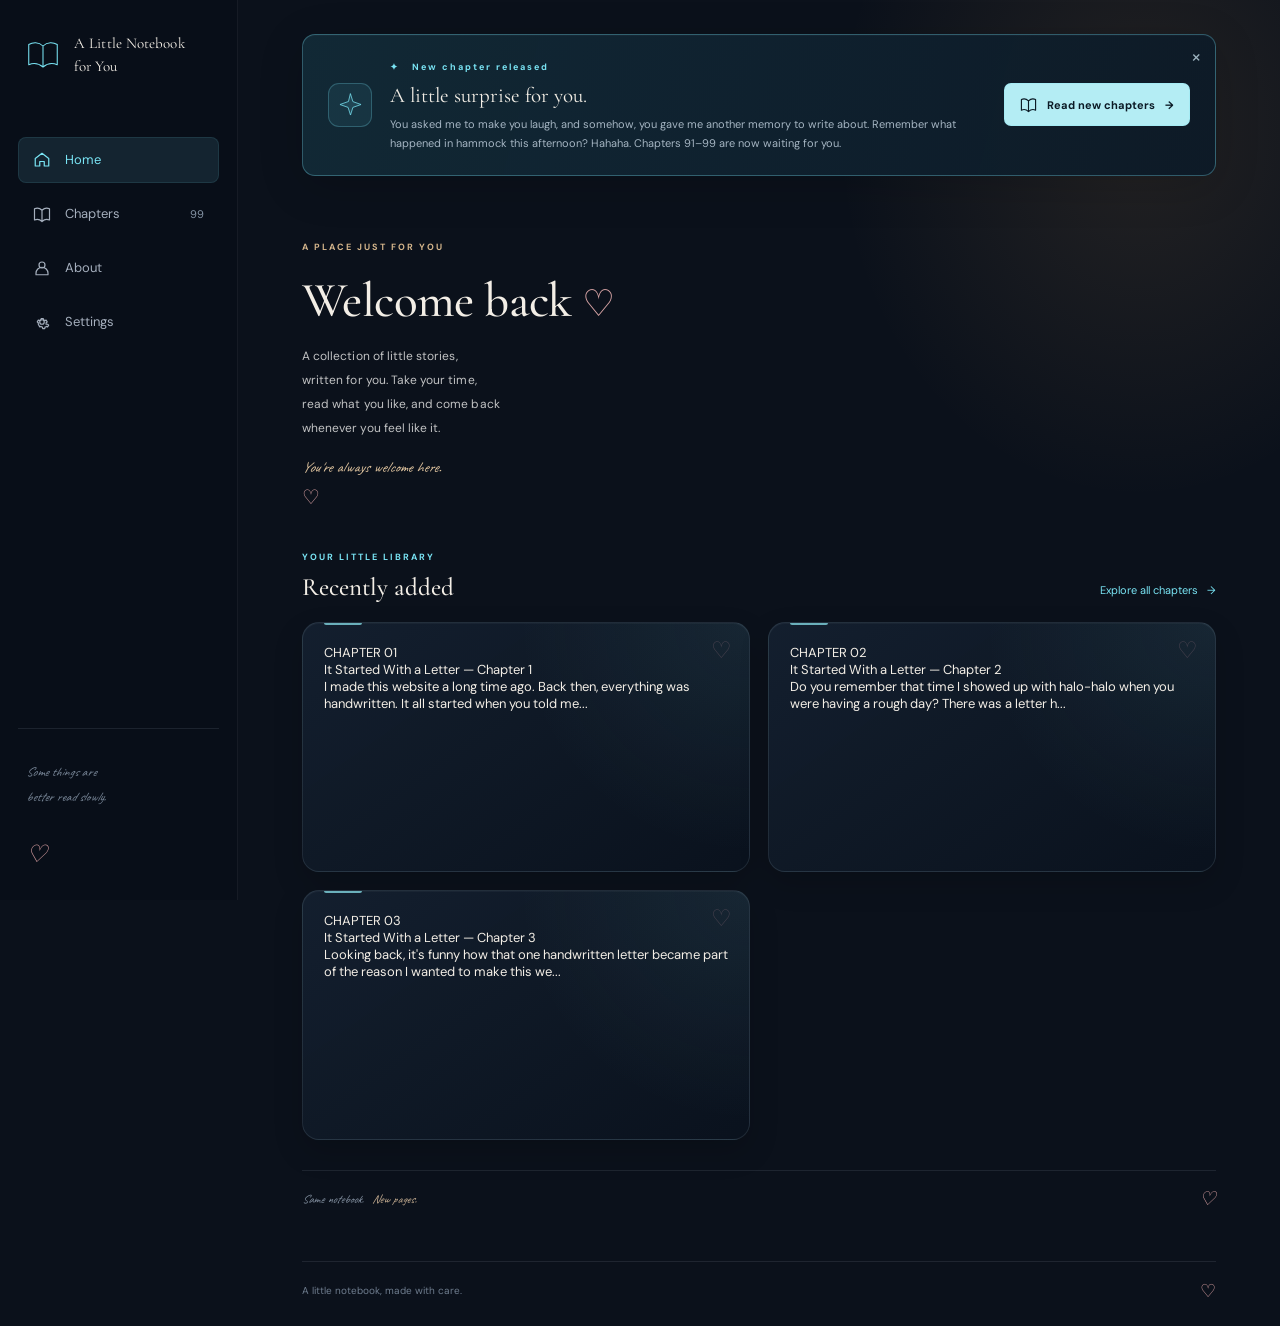
<file: index.html>
<!DOCTYPE html>
<html lang="en">
<head>
  <meta charset="UTF-8">
  <meta name="viewport" content="width=device-width, initial-scale=1">
  <meta name="theme-color" content="#080e18">
  <meta name="description" content="A little collection of stories, thoughts, and reminders made just for you.">
  <title>A Little Notebook for You</title>
  <link rel="preconnect" href="https://fonts.googleapis.com">
  <link rel="preconnect" href="https://fonts.gstatic.com" crossorigin>
  <link href="https://fonts.googleapis.com/css2?family=Caveat:wght@400;500;600&family=DM+Sans:wght@400;500;600;700&family=Playfair+Display:ital,wght@0,400;0,500;0,600;1,400;1,500&display=swap" rel="stylesheet">
  <link rel="stylesheet" href="css/style.css">
  <link rel="stylesheet" href="css/unwritten.css">
</head>
<body>
  <div class="app-shell">

    <aside class="sidebar" id="sidebar">
      <a class="brand" href="#home" aria-label="A Little Notebook for You home">
        <svg viewBox="0 0 48 48" aria-hidden="true">
          <path d="M24 12C18 6 10 7 5 10v27c7-3 13-2 19 3m0-28c6-6 14-5 19-2v27c-7-3-13-2-19 3M24 12v28"/>
        </svg>
        <span>A Little Notebook<br>for You</span>
      </a>

      <nav class="side-nav" aria-label="Main navigation">
        <button class="nav-item active" data-view="home">
          <svg viewBox="0 0 24 24" aria-hidden="true"><path d="m3 10 9-7 9 7v10h-6v-6H9v6H3z"/></svg>
          <span>Home</span>
        </button>
        <button class="nav-item" data-view="chapters">
          <svg viewBox="0 0 24 24" aria-hidden="true"><path d="M12 7C8 3 4 4 2 5v15c4-2 7-1 10 2m0-15c4-4 8-3 10-2v15c-4-2-7-1-10 2M12 7v15"/></svg>
          <span>Chapters</span>
          <span class="nav-count" id="chapterCount">63</span>
        </button>
        <button class="nav-item" data-view="about">
          <svg viewBox="0 0 24 24" aria-hidden="true"><circle cx="12" cy="8" r="4"/><path d="M4 21v-2a8 8 0 0 1 16 0v2z"/></svg>
          <span>About</span>
        </button>
        <button class="nav-item" data-view="settings">
          <svg viewBox="0 0 24 24" aria-hidden="true"><circle cx="12" cy="12" r="3"/><path d="m19.4 15 .1.1 1.4 1.1-1.4 2.4-1.7-.7a8 8 0 0 1-1.8 1l-.3 1.8h-2.8l-.3-1.8a8 8 0 0 1-1.8-1l-1.7.7-1.4-2.4L7.1 15a8 8 0 0 1 0-2l-1.4-1.1 1.4-2.4 1.7.7a8 8 0 0 1 1.8-1l.3-1.8h2.8l.3 1.8a8 8 0 0 1 1.8 1l1.7-.7 1.4 2.4-1.4 1.1a8 8 0 0 1-.1 2z"/></svg>
          <span>Settings</span>
        </button>
      </nav>

      <div class="sidebar-footer">
        <p>Some things are<br>better read slowly.</p>
        <span class="footer-heart">♡</span>
      </div>
    </aside>

    <main class="main-area">
      <header class="mobile-header">
        <button class="icon-button" id="menuBtn" aria-label="Open navigation">
          <svg viewBox="0 0 24 24" aria-hidden="true"><path d="M3 6h18M3 12h18M3 18h18"/></svg>
        </button>
        <span>A Little Notebook</span>
        <span class="mobile-heart">♡</span>
      </header>

      <section class="release-notice" id="releaseNotice" hidden>
        <div class="release-symbol" aria-hidden="true">
          <svg viewBox="0 0 48 48"><path d="M24 2 29 18 46 24 29 30 24 46 19 30 2 24 19 18z"/></svg>
        </div>
        <div class="release-copy">
          <span class="release-eyebrow">✦ &nbsp; New chapter released</span>
          <h2 id="releaseTitle">Something new is waiting.</h2>
          <p id="releaseDescription"></p>
        </div>
        <button class="release-button" id="readReleaseBtn" type="button">
          <svg viewBox="0 0 24 24" aria-hidden="true"><path d="M12 7C8 3 4 4 2 5v15c4-2 7-1 10 2m0-15c4-4 8-3 10-2v15c-4-2-7-1-10 2M12 7v15"/></svg>
          <span>Read new chapters</span>
          <span aria-hidden="true">→</span>
        </button>
        <button class="release-dismiss" id="dismissReleaseBtn" type="button" aria-label="Dismiss announcement">×</button>
      </section>

      <section class="view active" id="homeView">
        <div class="hero-copy">
          <p class="hero-eyebrow">A PLACE JUST FOR YOU</p>
          <h1>Welcome back <span>♡</span></h1>
          <p class="hero-description">
            A collection of little stories,<br>
            written for you. Take your time,<br>
            read what you like, and come back<br>
            whenever you feel like it.
          </p>
          <p class="hero-signature">You're always welcome here.</p>
          <span class="signature-heart">♡</span>
        </div>

        <section class="recent-section">
          <div class="section-heading">
            <div>
              <p class="section-eyebrow">YOUR LITTLE LIBRARY</p>
              <h2>Recently added</h2>
            </div>
            <button class="text-link" data-open-view="chapters">Explore all chapters <span>→</span></button>
          </div>
          <div class="recent-grid" id="recentGrid"></div>
        </section>

        <div class="home-bottom-note">
          <span>Same notebook.</span>
          <span>New pages.</span>
          <span class="bottom-heart">♡</span>
        </div>
      </section>

      <section class="view" id="chaptersView">
        <div class="page-heading">
          <p class="section-eyebrow">THE LITTLE THINGS WE KEEP</p>
          <h1>All chapters <span class="heading-count" id="headingCount">63</span></h1>
          <p>Every page has a place here. Take your time.</p>
        </div>
        <div class="chapter-tools">
          <label class="search-box">
            <svg viewBox="0 0 24 24" aria-hidden="true"><circle cx="10.5" cy="10.5" r="6.5"/><path d="m16 16 5 5"/></svg>
            <input id="chapterSearch" type="search" placeholder="Find a chapter..." autocomplete="off">
          </label>
          <span class="chapter-total" id="chapterTotal">63 chapters</span>
        </div>
        <div class="chapter-grid" id="chapterGrid"></div>
        <p class="empty-state" id="emptyState" hidden>No chapters match that search.</p>
      </section>

      <section class="view" id="readerView">
        <div class="reader-toolbar">
          <button class="back-button" id="backToChapters">← All chapters</button>
          <span id="readerPosition">Chapter 01</span>
        </div>
        <article class="reader-paper">
          <div class="reader-decoration">for you, always</div>
          <p class="reader-eyebrow" id="readerEyebrow">A NOTE FOR YOU</p>
          <h1 id="readerTitle">A little chapter</h1>
          <div class="reader-divider"><span>♡</span></div>
          <div class="reader-body" id="readerBody"></div>
          <div class="reader-footer">Written with care. <span>♡</span></div>
        </article>
        <div class="reader-navigation">
          <button class="reader-nav-button" id="previousChapter">← Previous</button>
          <span id="readerPageCount"></span>
          <button class="reader-nav-button" id="nextChapter">Next chapter →</button>
        </div>
      </section>

      <section class="view simple-view" id="aboutView">
        <p class="section-eyebrow">A SMALL NOTE ABOUT THIS PLACE</p>
        <h1>Made with care. <span>♡</span></h1>
        <p>This little notebook is a collection of thoughts, stories, and reminders saved here for you.</p>
        <p>There's no rush to read everything. Open a page whenever you feel like it, and come back whenever you need to.</p>
        <p class="about-signature">Same notebook. New pages.</p>
      </section>

      <section class="view simple-view" id="settingsView">
    <p class="section-eyebrow">MAKE YOURSELF AT HOME</p>
    <h1>Settings</h1>

    <h2 class="settings-heading">Reading preferences</h2>

    <div class="setting-row">
      <div>
        <strong>Font style</strong>
        <p>Choose a comfortable reading font.</p>
      </div>
      <select id="readerFont" aria-label="Reading font">
        <option value="serif">Cormorant Garamond</option>
        <option value="sans">DM Sans</option>
        <option value="handwritten">Caveat</option>
        <option value="georgia">Georgia</option>
        <option value="elegant">Playfair Display</option>
        <option value="classic">Lora</option>
      </select>
    </div>

    <div class="setting-row">
      <div>
        <strong>Text size</strong>
        <p>Adjust the chapter text size.</p>
      </div>
      <div class="size-controls">
        <button id="textSmaller" type="button" aria-label="Decrease text size">A−</button>
        <span id="fontSizeValue">18px</span>
        <button id="textLarger" type="button" aria-label="Increase text size">A+</button>
      </div>
    </div>

    <div class="setting-row">
      <div>
        <strong>Line spacing</strong>
        <p>Give each line more or less room.</p>
      </div>
      <select id="readerLineSpacing" aria-label="Line spacing">
        <option value="1.6">Compact</option>
        <option value="1.9" selected>Comfortable</option>
        <option value="2.2">Relaxed</option>
      </select>
    </div>

    <div class="setting-row">
      <div>
        <strong>Reading width</strong>
        <p>Choose the width of the reading page.</p>
      </div>
      <select id="readerWidth" aria-label="Reading width">
        <option value="narrow">Narrow</option>
        <option value="comfortable" selected>Comfortable</option>
        <option value="wide">Wide</option>
      </select>
    </div>

    <h2 class="settings-heading">Appearance</h2>

    <div class="setting-row">
      <div>
        <strong>Notebook theme</strong>
        <p>Change the reading page, not the dark sidebar.</p>
      </div>
      <select id="themeSelect" aria-label="Notebook theme">
        <option value="midnight">Midnight</option>
        <option value="paper">Warm paper</option>
        <option value="navy">Deep navy</option>
      </select>
    </div>

    <div class="setting-row">
      <div>
        <strong>Accent color</strong>
        <p>Choose a small personal detail.</p>
      </div>
      <select id="accentSelect" aria-label="Accent color">
        <option value="cyan">Soft cyan</option>
        <option value="rose">Dusty rose</option>
        <option value="amber">Warm amber</option>
      </select>
    </div>

    <h2 class="settings-heading">Bookmarks</h2>
    <p>Save chapters you want to return to.</p>
    <div id="bookmarkEmpty">No bookmarked chapters yet.</div>
    <div id="bookmarkList"></div>

    <h2 class="settings-heading">Personal touches</h2>

    <div class="setting-row">
      <div>
        <strong>Favorite quote</strong>
        <p>Keep a line from this notebook close.</p>
      </div>
    </div>
    <textarea id="favoriteQuote" rows="3" maxlength="500" placeholder="Write or paste your favorite quote..."></textarea>
    <button class="setting-button" id="saveQuote" type="button">Save favorite quote</button>
    <p id="savedQuote"></p>

    <div class="setting-row">
      <div>
        <strong>Opening note</strong>
        <p>A small message to see when you visit.</p>
      </div>
    </div>
    <textarea id="openingNote" rows="3" maxlength="500" placeholder="Write a little note..."></textarea>
    <label class="setting-checkbox">
      <input id="showOpeningNote" type="checkbox" checked>
      Show this note once per day
    </label>
    <button class="setting-button" id="saveOpeningNote" type="button">Save opening note</button>

    <h2 class="settings-heading">Chapter announcements</h2>
    <div class="setting-row">
      <div>
        <strong>Remember announcements</strong>
        <p>Hide an announcement after opening its new chapters.</p>
      </div>
      <button class="setting-button" id="resetReleaseSeen" type="button">Reset announcements</button>
    </div>
  </section>

      <footer class="main-footer">
        <span>A little notebook, made with care.</span>
        <span>♡</span>
      </footer>
    </main>
  </div>

  <div class="toast" id="toast" role="status" aria-live="polite"></div>
  <script src="js/app.js"></script>
  <script src="js/unwritten.js"></script>
</body>
</html>
</file>
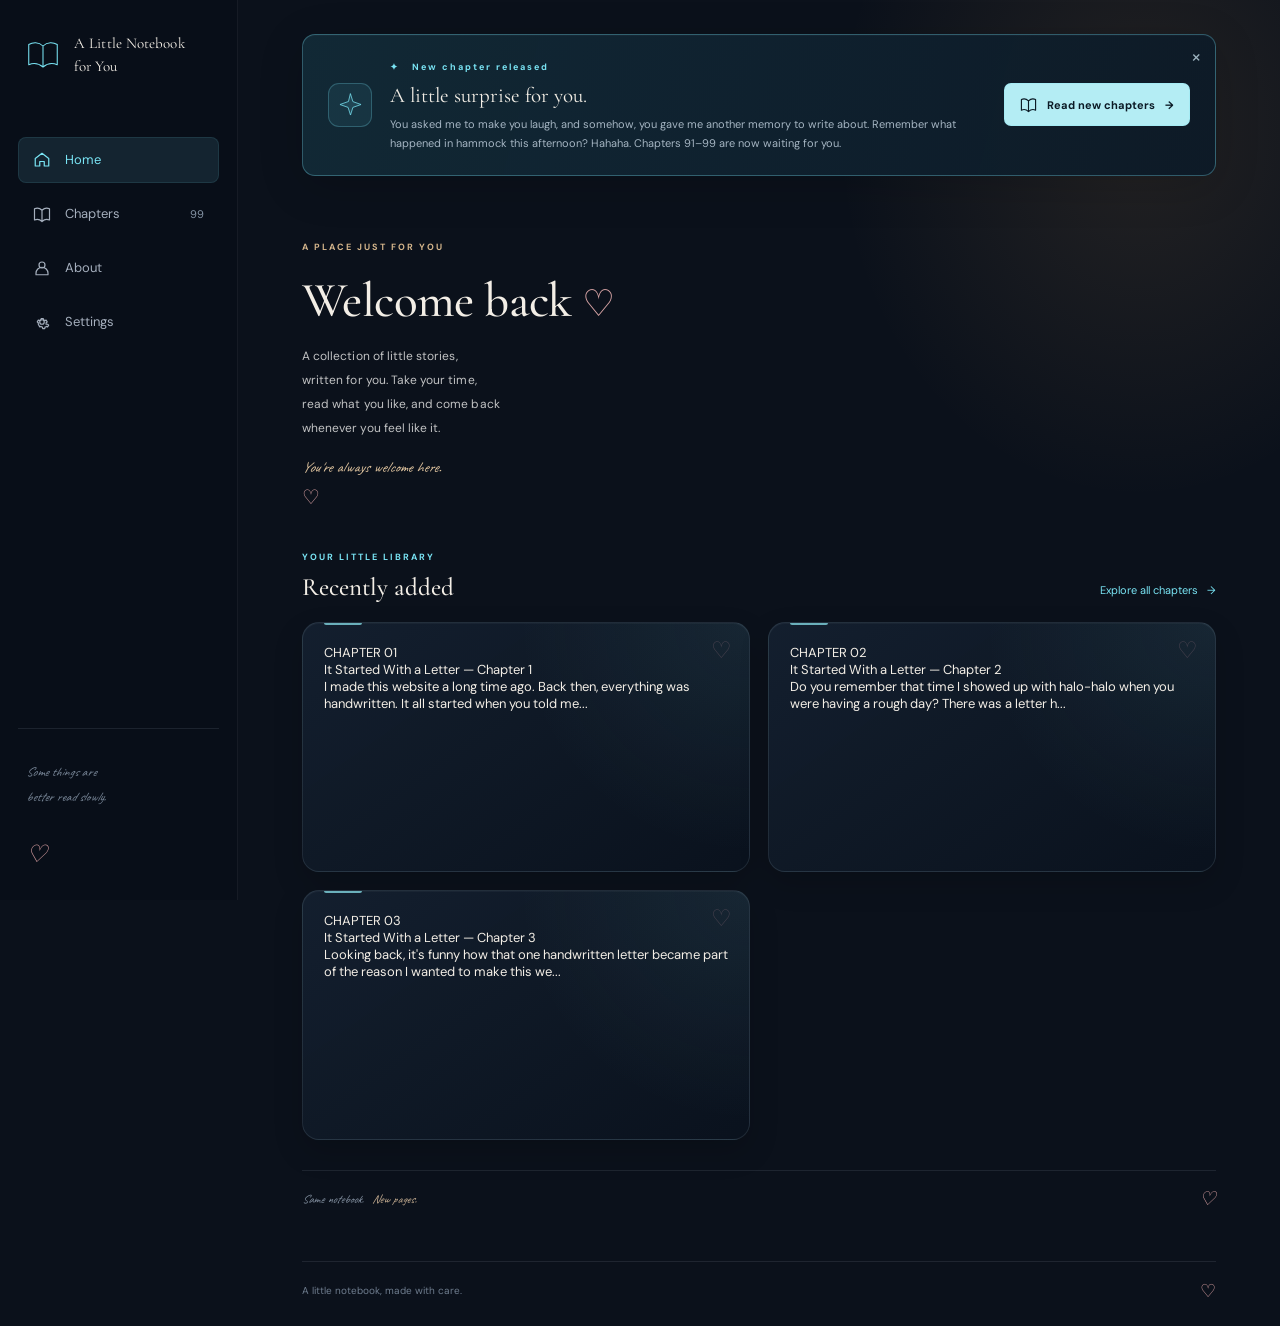
<file: android-app/app/src/main/assets/site/index.html>
<!DOCTYPE html>
<html lang="en">
<head>
  <meta charset="UTF-8">
  <meta name="viewport" content="width=device-width, initial-scale=1">
  <meta name="theme-color" content="#080e18">
  <meta name="description" content="A little collection of stories, thoughts, and reminders made just for you.">
  <title>A Little Notebook for You</title>
  <link rel="preconnect" href="https://fonts.googleapis.com">
  <link rel="preconnect" href="https://fonts.gstatic.com" crossorigin>
  <link href="https://fonts.googleapis.com/css2?family=Caveat:wght@400;500;600&family=DM+Sans:wght@400;500;600;700&family=Playfair+Display:ital,wght@0,400;0,500;0,600;1,400;1,500&display=swap" rel="stylesheet">
  <link rel="stylesheet" href="css/style.css">
</head>
<body>
  <div class="app-shell">

    <aside class="sidebar" id="sidebar">
      <a class="brand" href="#home" aria-label="A Little Notebook for You home">
        <svg viewBox="0 0 48 48" aria-hidden="true">
          <path d="M24 12C18 6 10 7 5 10v27c7-3 13-2 19 3m0-28c6-6 14-5 19-2v27c-7-3-13-2-19 3M24 12v28"/>
        </svg>
        <span>A Little Notebook<br>for You</span>
      </a>

      <nav class="side-nav" aria-label="Main navigation">
        <button class="nav-item active" data-view="home">
          <svg viewBox="0 0 24 24" aria-hidden="true"><path d="m3 10 9-7 9 7v10h-6v-6H9v6H3z"/></svg>
          <span>Home</span>
        </button>
        <button class="nav-item" data-view="chapters">
          <svg viewBox="0 0 24 24" aria-hidden="true"><path d="M12 7C8 3 4 4 2 5v15c4-2 7-1 10 2m0-15c4-4 8-3 10-2v15c-4-2-7-1-10 2M12 7v15"/></svg>
          <span>Chapters</span>
          <span class="nav-count" id="chapterCount">63</span>
        </button>
        <button class="nav-item" data-view="about">
          <svg viewBox="0 0 24 24" aria-hidden="true"><circle cx="12" cy="8" r="4"/><path d="M4 21v-2a8 8 0 0 1 16 0v2z"/></svg>
          <span>About</span>
        </button>
        <button class="nav-item" data-view="settings">
          <svg viewBox="0 0 24 24" aria-hidden="true"><circle cx="12" cy="12" r="3"/><path d="m19.4 15 .1.1 1.4 1.1-1.4 2.4-1.7-.7a8 8 0 0 1-1.8 1l-.3 1.8h-2.8l-.3-1.8a8 8 0 0 1-1.8-1l-1.7.7-1.4-2.4L7.1 15a8 8 0 0 1 0-2l-1.4-1.1 1.4-2.4 1.7.7a8 8 0 0 1 1.8-1l.3-1.8h2.8l.3 1.8a8 8 0 0 1 1.8 1l1.7-.7 1.4 2.4-1.4 1.1a8 8 0 0 1-.1 2z"/></svg>
          <span>Settings</span>
        </button>
      </nav>

      <div class="sidebar-footer">
        <p>Some things are<br>better read slowly.</p>
        <span class="footer-heart">♡</span>
      </div>
    </aside>

    <main class="main-area">
      <header class="mobile-header">
        <button class="icon-button" id="menuBtn" aria-label="Open navigation">
          <svg viewBox="0 0 24 24" aria-hidden="true"><path d="M3 6h18M3 12h18M3 18h18"/></svg>
        </button>
        <span>A Little Notebook</span>
        <span class="mobile-heart">♡</span>
      </header>

      <section class="release-notice" id="releaseNotice" hidden>
        <div class="release-symbol" aria-hidden="true">
          <svg viewBox="0 0 48 48"><path d="M24 2 29 18 46 24 29 30 24 46 19 30 2 24 19 18z"/></svg>
        </div>
        <div class="release-copy">
          <span class="release-eyebrow">✦ &nbsp; New chapter released</span>
          <h2 id="releaseTitle">Something new is waiting.</h2>
          <p id="releaseDescription"></p>
        </div>
        <button class="release-button" id="readReleaseBtn" type="button">
          <svg viewBox="0 0 24 24" aria-hidden="true"><path d="M12 7C8 3 4 4 2 5v15c4-2 7-1 10 2m0-15c4-4 8-3 10-2v15c-4-2-7-1-10 2M12 7v15"/></svg>
          <span>Read new chapters</span>
          <span aria-hidden="true">→</span>
        </button>
        <button class="release-dismiss" id="dismissReleaseBtn" type="button" aria-label="Dismiss announcement">×</button>
      </section>

      <section class="view active" id="homeView">
        <div class="hero-copy">
          <p class="hero-eyebrow">A PLACE JUST FOR YOU</p>
          <h1>Welcome back <span>♡</span></h1>
          <p class="hero-description">
            A collection of little stories,<br>
            written for you. Take your time,<br>
            read what you like, and come back<br>
            whenever you feel like it.
          </p>
          <p class="hero-signature">You're always welcome here.</p>
          <span class="signature-heart">♡</span>
        </div>

        <section class="recent-section">
          <div class="section-heading">
            <div>
              <p class="section-eyebrow">YOUR LITTLE LIBRARY</p>
              <h2>Recently added</h2>
            </div>
            <button class="text-link" data-open-view="chapters">Explore all chapters <span>→</span></button>
          </div>
          <div class="recent-grid" id="recentGrid"></div>
        </section>

        <div class="home-bottom-note">
          <span>Same notebook.</span>
          <span>New pages.</span>
          <span class="bottom-heart">♡</span>
        </div>
      </section>

      <section class="view" id="chaptersView">
        <div class="page-heading">
          <p class="section-eyebrow">THE LITTLE THINGS WE KEEP</p>
          <h1>All chapters <span class="heading-count" id="headingCount">63</span></h1>
          <p>Every page has a place here. Take your time.</p>
        </div>
        <div class="chapter-tools">
          <label class="search-box">
            <svg viewBox="0 0 24 24" aria-hidden="true"><circle cx="10.5" cy="10.5" r="6.5"/><path d="m16 16 5 5"/></svg>
            <input id="chapterSearch" type="search" placeholder="Find a chapter..." autocomplete="off">
          </label>
          <span class="chapter-total" id="chapterTotal">63 chapters</span>
        </div>
        <div class="chapter-grid" id="chapterGrid"></div>
        <p class="empty-state" id="emptyState" hidden>No chapters match that search.</p>
      </section>

      <section class="view" id="readerView">
        <div class="reader-toolbar">
          <button class="back-button" id="backToChapters">← All chapters</button>
          <span id="readerPosition">Chapter 01</span>
        </div>
        <article class="reader-paper">
          <div class="reader-decoration">for you, always</div>
          <p class="reader-eyebrow" id="readerEyebrow">A NOTE FOR YOU</p>
          <h1 id="readerTitle">A little chapter</h1>
          <div class="reader-divider"><span>♡</span></div>
          <div class="reader-body" id="readerBody"></div>
          <div class="reader-footer">Written with care. <span>♡</span></div>
        </article>
        <div class="reader-navigation">
          <button class="reader-nav-button" id="previousChapter">← Previous</button>
          <span id="readerPageCount"></span>
          <button class="reader-nav-button" id="nextChapter">Next chapter →</button>
        </div>
      </section>

      <section class="view simple-view" id="aboutView">
        <p class="section-eyebrow">A SMALL NOTE ABOUT THIS PLACE</p>
        <h1>Made with care. <span>♡</span></h1>
        <p>This little notebook is a collection of thoughts, stories, and reminders saved here for you.</p>
        <p>There's no rush to read everything. Open a page whenever you feel like it, and come back whenever you need to.</p>
        <p class="about-signature">Same notebook. New pages.</p>
      </section>

      <section class="view simple-view" id="settingsView">
    <p class="section-eyebrow">MAKE YOURSELF AT HOME</p>
    <h1>Settings</h1>

    <h2 class="settings-heading">Reading preferences</h2>

    <div class="setting-row">
      <div>
        <strong>Font style</strong>
        <p>Choose a comfortable reading font.</p>
      </div>
      <select id="readerFont" aria-label="Reading font">
        <option value="serif">Cormorant Garamond</option>
        <option value="sans">DM Sans</option>
        <option value="handwritten">Caveat</option>
        <option value="georgia">Georgia</option>
        <option value="elegant">Playfair Display</option>
        <option value="classic">Lora</option>
      </select>
    </div>

    <div class="setting-row">
      <div>
        <strong>Text size</strong>
        <p>Adjust the chapter text size.</p>
      </div>
      <div class="size-controls">
        <button id="textSmaller" type="button" aria-label="Decrease text size">A−</button>
        <span id="fontSizeValue">18px</span>
        <button id="textLarger" type="button" aria-label="Increase text size">A+</button>
      </div>
    </div>

    <div class="setting-row">
      <div>
        <strong>Line spacing</strong>
        <p>Give each line more or less room.</p>
      </div>
      <select id="readerLineSpacing" aria-label="Line spacing">
        <option value="1.6">Compact</option>
        <option value="1.9" selected>Comfortable</option>
        <option value="2.2">Relaxed</option>
      </select>
    </div>

    <div class="setting-row">
      <div>
        <strong>Reading width</strong>
        <p>Choose the width of the reading page.</p>
      </div>
      <select id="readerWidth" aria-label="Reading width">
        <option value="narrow">Narrow</option>
        <option value="comfortable" selected>Comfortable</option>
        <option value="wide">Wide</option>
      </select>
    </div>

    <h2 class="settings-heading">Appearance</h2>

    <div class="setting-row">
      <div>
        <strong>Notebook theme</strong>
        <p>Change the reading page, not the dark sidebar.</p>
      </div>
      <select id="themeSelect" aria-label="Notebook theme">
        <option value="midnight">Midnight</option>
        <option value="paper">Warm paper</option>
        <option value="navy">Deep navy</option>
      </select>
    </div>

    <div class="setting-row">
      <div>
        <strong>Accent color</strong>
        <p>Choose a small personal detail.</p>
      </div>
      <select id="accentSelect" aria-label="Accent color">
        <option value="cyan">Soft cyan</option>
        <option value="rose">Dusty rose</option>
        <option value="amber">Warm amber</option>
      </select>
    </div>

    <h2 class="settings-heading">Bookmarks</h2>
    <p>Save chapters you want to return to.</p>
    <div id="bookmarkEmpty">No bookmarked chapters yet.</div>
    <div id="bookmarkList"></div>

    <h2 class="settings-heading">Personal touches</h2>

    <div class="setting-row">
      <div>
        <strong>Favorite quote</strong>
        <p>Keep a line from this notebook close.</p>
      </div>
    </div>
    <textarea id="favoriteQuote" rows="3" maxlength="500" placeholder="Write or paste your favorite quote..."></textarea>
    <button class="setting-button" id="saveQuote" type="button">Save favorite quote</button>
    <p id="savedQuote"></p>

    <div class="setting-row">
      <div>
        <strong>Opening note</strong>
        <p>A small message to see when you visit.</p>
      </div>
    </div>
    <textarea id="openingNote" rows="3" maxlength="500" placeholder="Write a little note..."></textarea>
    <label class="setting-checkbox">
      <input id="showOpeningNote" type="checkbox" checked>
      Show this note once per day
    </label>
    <button class="setting-button" id="saveOpeningNote" type="button">Save opening note</button>

    <h2 class="settings-heading">Chapter announcements</h2>
    <div class="setting-row">
      <div>
        <strong>Remember announcements</strong>
        <p>Hide an announcement after opening its new chapters.</p>
      </div>
      <button class="setting-button" id="resetReleaseSeen" type="button">Reset announcements</button>
    </div>
  </section>

      <footer class="main-footer">
        <span>A little notebook, made with care.</span>
        <span>♡</span>
      </footer>
    </main>
  </div>

  <div class="toast" id="toast" role="status" aria-live="polite"></div>
  <script src="js/app.js"></script>
</body>
</html>
</file>
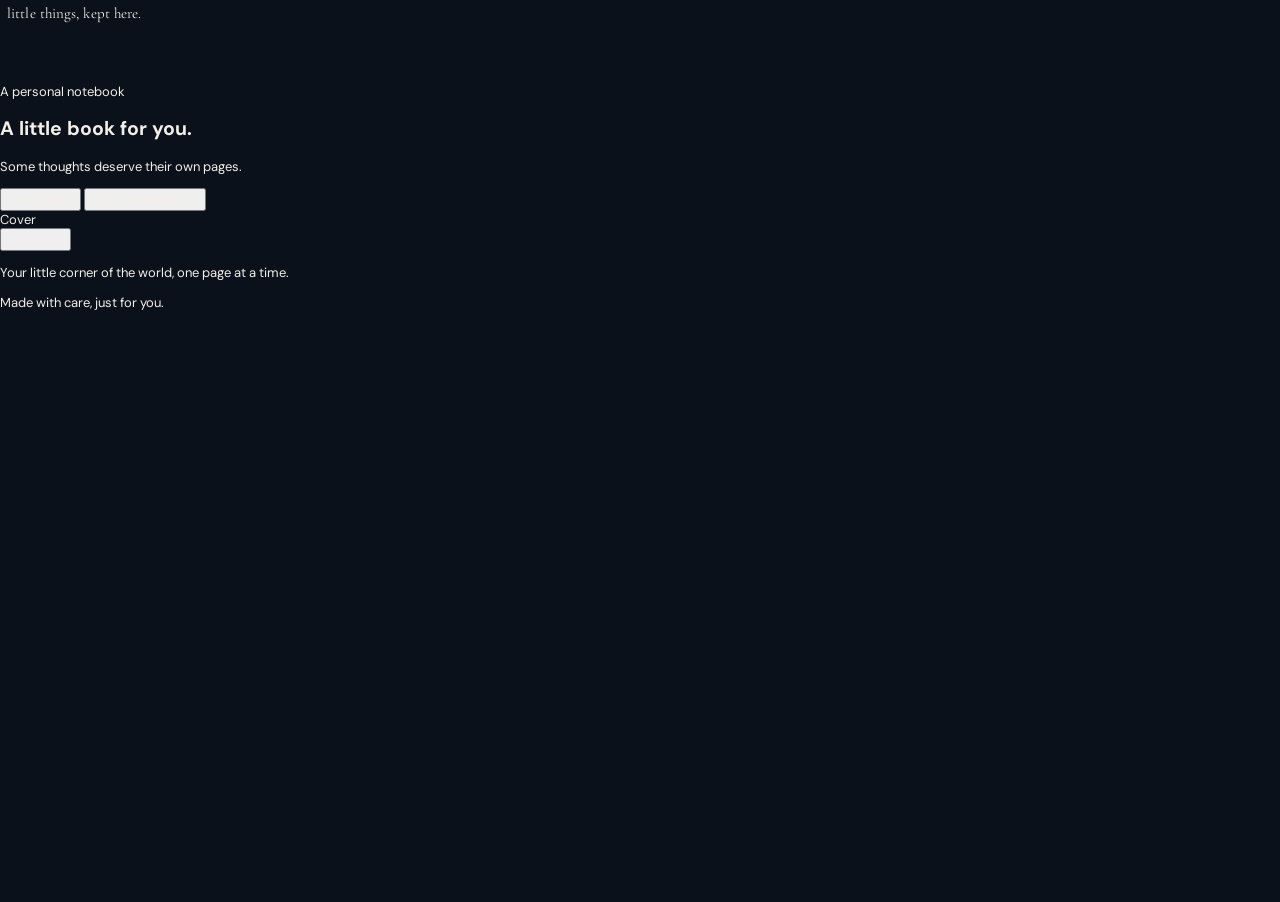
<file: friend.html>
<!DOCTYPE html>
<html lang="en">
<head>
    <meta charset="UTF-8">
    <meta name="viewport" content="width=device-width, initial-scale=1">
    <meta name="theme-color" content="#eee5d5">
    <title>A Little Notebook for You</title>
    <link rel="stylesheet" href="css/style.css">

</head>

<body>
<header class="topbar">
  <div class="brand">little things, kept here.</div>
  <div class="top-caption">A personal notebook</div>
</header>

<main>
  <section class="intro">
    <h1>A little book for you.</h1>
    <p>Some thoughts deserve their own pages.</p>
  </section>

  <div class="book-wrap">
    <div class="book">
      <article class="page" id="page">
        <div class="paper-lines"></div>
        <div class="margin-line"></div>
        <div class="page-inner" id="pageContent"></div>
      </article>
    </div>
  </div>

  <nav class="controls" aria-label="Notebook page controls">
    <button class="btn" id="prevBtn" type="button">← Previous</button>
    <button class="btn primary" id="nextBtn" type="button">Open notebook →</button>
    <div class="progress" id="progress">Cover</div>
  </nav>

  <div class="tools">
    <button class="btn" id="contentsBtn" type="button">Contents</button>
  </div>

  <p class="hint">Your little corner of the world, one page at a time.</p>
</main>

<footer>Made with care, just for you.</footer>

<script src="js/app.js"></script>
</body>
</html>
</file>
<file: css/style.css>
@import url('https://fonts.googleapis.com/css2?family=Caveat:wght@400;500;600;700&family=Cormorant+Garamond:ital,wght@0,400;0,500;0,600;1,400;1,500&family=DM+Sans:wght@400;500;600;700&family=Lora:ital,wght@0,400;0,500;0,600;1,400;1,500&family=Playfair+Display:ital,wght@0,400;0,500;0,600;1,400;1,500&display=swap');

@import url('https://fonts.googleapis.com/css2?family=Cormorant+Garamond:ital,wght@0,400;0,500;0,600;1,400;1,500&family=DM+Sans:wght@400;500;600;700&family=Caveat:wght@400;500;600;700&display=swap');

:root {
  --bg: #0b111b;
  --sidebar: #080e18;
  --panel: #111b28;
  --panel-light: #172333;
  --text: #f3eee6;
  --muted: #9ba6b4;
  --subtle: #667487;
  --line: rgba(201, 216, 232, .1);
  --cyan: #79e4f4;
  --cyan-dark: #153541;
  --gold: #c9a878;
  --paper: #f0e4d1;
  --paper-text: #44382d;
  --sidebar-width: 238px;
  --radius: 13px;
}

* { box-sizing: border-box; }

html {
  scroll-behavior: smooth;
  scrollbar-color: #334354 #0b111b;
}

body {
  margin: 0;
  min-height: 100vh;
  background: var(--bg);
  color: var(--text);
  font-family: "DM Sans", sans-serif;
  font-size: 13px;
  -webkit-font-smoothing: antialiased;
}

button, input { font: inherit; }
button { color: inherit; }
button:focus-visible, a:focus-visible, input:focus-visible {
  outline: 2px solid var(--cyan);
  outline-offset: 4px;
}
button:disabled { opacity: .35; cursor: not-allowed; }
[hidden] { display: none !important; }

svg {
  width: 21px;
  height: 21px;
  fill: none;
  stroke: currentColor;
  stroke-width: 1.6;
  stroke-linecap: round;
  stroke-linejoin: round;
}

.app-shell { min-height: 100vh; }

.sidebar {
  position: fixed;
  inset: 0 auto 0 0;
  z-index: 20;
  width: var(--sidebar-width);
  display: flex;
  flex-direction: column;
  padding: 30px 18px 22px;
  background: var(--sidebar);
  border-right: 1px solid rgba(255,255,255,.055);
}

.brand {
  display: flex;
  align-items: center;
  gap: 13px;
  margin: 2px 7px 58px;
  color: var(--text);
  text-decoration: none;
  font-family: "Playfair Display", serif;
  font-size: 15px;
  line-height: 1.55;
  letter-spacing: .1px;
}

.brand svg {
  width: 36px;
  height: 42px;
  flex-shrink: 0;
  color: var(--cyan);
  stroke-width: 1.4;
}

.side-nav { display: grid; gap: 8px; }

.nav-item {
  width: 100%;
  min-height: 46px;
  display: flex;
  align-items: center;
  gap: 14px;
  padding: 0 14px;
  border: 1px solid transparent;
  border-radius: 8px;
  background: transparent;
  color: #a5afbd;
  text-align: left;
  cursor: pointer;
  transition: background .2s, color .2s, border-color .2s;
}

.nav-item svg { width: 18px; height: 18px; }

.nav-item:hover {
  background: rgba(255,255,255,.035);
  color: var(--text);
}

.nav-item.active {
  color: var(--cyan);
  background: #142430;
  border-color: rgba(121,228,244,.1);
}

.nav-count {
  margin-left: auto;
  color: #8594a5;
  font-size: 11px;
}

.sidebar-footer {
  margin-top: auto;
  padding: 18px 8px 0;
  border-top: 1px solid var(--line);
  color: #788697;
  font-family: "Playfair Display", serif;
  font-size: 13px;
  font-style: italic;
  line-height: 1.9;
}

.footer-heart {
  display: inline-block;
  margin-top: 10px;
  color: #d39a9d;
  font-size: 24px;
}

.main-area {
  min-height: 100vh;
  margin-left: var(--sidebar-width);
  padding: 34px clamp(25px, 5vw, 74px) 0;
  overflow: hidden;
  position: relative;
  isolation: isolate;
}

.main-area::before {
  content: "";
  position: absolute;
  z-index: -2;
  inset: 0 0 auto;
  height: 670px;
  background:
    linear-gradient(90deg, rgba(11,17,27,.98) 0%, rgba(11,17,27,.89) 28%, rgba(11,17,27,.45) 65%, rgba(11,17,27,.2) 100%),
    linear-gradient(0deg, var(--bg) 0%, rgba(11,17,27,.25) 50%, rgba(11,17,27,.3) 100%),
    url("https://images.unsplash.com/photo-1470770841072-f978cf4d019e?auto=format&fit=crop&w=1800&q=85") center 43% / cover;
  opacity: .75;
}

.main-area::after {
  content: "";
  position: absolute;
  z-index: -1;
  top: 0;
  right: 0;
  width: 45%;
  height: 530px;
  pointer-events: none;
  background: radial-gradient(ellipse at 70% 25%, rgba(210,157,93,.12), transparent 65%);
}

.mobile-header { display: none; }

.view { display: none; }
.view.active { display: block; animation: viewIn .35s ease both; }

@keyframes viewIn {
  from { opacity: 0; transform: translateY(5px); }
  to { opacity: 1; transform: translateY(0); }
}

.release-notice {
  position: relative;
  display: grid;
  grid-template-columns: 45px minmax(0, 1fr) auto;
  align-items: center;
  gap: 17px;
  margin: 0 0 38px;
  padding: 22px 25px;
  border: 1px solid rgba(121,228,244,.32);
  border-radius: var(--radius);
  background: linear-gradient(105deg, rgba(18,42,55,.97), rgba(13,26,39,.96));
  box-shadow: 0 10px 45px rgba(0,0,0,.16), inset 0 1px rgba(255,255,255,.025);
  animation: releaseIn .5s ease both;
}

@keyframes releaseIn {
  from { opacity: 0; transform: translateY(-8px); }
  to { opacity: 1; transform: translateY(0); }
}

.release-symbol {
  display: grid;
  place-items: center;
  width: 44px;
  height: 44px;
  border: 1px solid rgba(121,228,244,.25);
  border-radius: 11px;
  background: rgba(121,228,244,.07);
  color: var(--cyan);
}

.release-symbol svg { width: 23px; height: 23px; fill: rgba(121,228,244,.1); }

.release-copy { min-width: 0; }

.release-eyebrow, .section-eyebrow, .hero-eyebrow {
  margin: 0;
  color: var(--cyan);
  font-size: 9px;
  font-weight: 700;
  letter-spacing: 2px;
}

.release-copy h2 {
  margin: 7px 0 5px;
  font-family: "Playfair Display", serif;
  font-size: clamp(16px, 1.8vw, 21px);
  font-weight: 400;
  line-height: 1.4;
}

.release-copy p:last-child {
  margin: 0;
  color: #a5b5c3;
  font-size: 11px;
  line-height: 1.7;
}

.release-button {
  display: inline-flex;
  align-items: center;
  justify-content: center;
  gap: 10px;
  min-height: 43px;
  padding: 0 15px;
  border: 1px solid rgba(121,228,244,.25);
  border-radius: 7px;
  background: #b4edf4;
  color: #0b1a25;
  font-size: 11px;
  font-weight: 700;
  white-space: nowrap;
  cursor: pointer;
  transition: transform .2s, background .2s;
}

.release-button:hover {
  background: #d0f7fa;
  transform: translateY(-1px);
}

.release-button svg { width: 17px; height: 17px; }

.release-dismiss {
  position: absolute;
  top: 7px;
  right: 9px;
  padding: 2px 5px;
  border: 0;
  background: transparent;
  color: #9fb5c1;
  font-size: 19px;
  cursor: pointer;
}

.hero-copy {
  position: relative;
  min-height: 325px;
  padding-top: 27px;
}

.hero-eyebrow { color: #d4b58b; }

.hero-copy h1 {
  margin: 19px 0 15px;
  font-family: "Playfair Display", serif;
  font-size: clamp(34px, 4vw, 49px);
  font-weight: 400;
  line-height: 1.17;
  letter-spacing: -.8px;
}

.hero-copy h1 span {
  color: #d9a5a6;
  font-family: "DM Sans", sans-serif;
  font-size: .75em;
}

.hero-description {
  margin: 0;
  color: #c1c2c3;
  font-size: 12px;
  line-height: 2;
  letter-spacing: .05px;
}

.hero-signature {
  margin: 18px 0 0;
  color: #e2c6a0;
  font-family: "Playfair Display", serif;
  font-size: 15px;
  font-style: italic;
}

.signature-heart {
  display: inline-block;
  margin-top: 7px;
  color: #d49c9e;
  font-size: 20px;
}

.recent-section { padding-top: 12px; }

.section-heading {
  display: flex;
  align-items: end;
  justify-content: space-between;
  gap: 15px;
  margin-bottom: 20px;
}

.section-heading h2, .page-heading h1 {
  margin: 9px 0 0;
  font-family: "Playfair Display", serif;
  font-size: 25px;
  font-weight: 400;
}

.text-link {
  padding: 5px 0;
  border: 0;
  background: transparent;
  color: var(--cyan);
  font-size: 11px;
  cursor: pointer;
}

.text-link span { margin-left: 6px; }

.recent-grid, .chapter-grid {
  display: grid;
  grid-template-columns: repeat(3, minmax(0, 1fr));
  gap: 16px;
}

.chapter-card {
  min-width: 0;
  position: relative;
  display: flex;
  flex-direction: column;
  text-align: left;
  padding: 0;
  border: 1px solid rgba(221,222,225,.1);
  border-radius: 10px;
  overflow: hidden;
  background: rgba(17,27,40,.82);
  cursor: pointer;
  transition: transform .25s, border-color .25s, background .25s;
}

.chapter-card:hover {
  transform: translateY(-4px);
  border-color: rgba(121,228,244,.4);
  background: #142231;
}

.card-art {
  position: relative;
  height: 106px;
  overflow: hidden;
  background: #182532;
}

.card-art::before, .card-art::after {
  content: "";
  position: absolute;
  inset: 0;
  pointer-events: none;
}

.card-art::before {
  background:
    radial-gradient(ellipse at 75% 28%, rgba(238,189,123,.35), transparent 35%),
    linear-gradient(135deg, #253747, #101a29 75%);
}

.card-art::after {
  background: linear-gradient(0deg, rgba(9,15,23,.8), transparent 65%);
}

.card-art.art-2::before {
  background: radial-gradient(ellipse at 30% 15%, rgba(133,175,181,.24), transparent 45%),
    linear-gradient(135deg, #263c42, #111b29 80%);
}

.card-art.art-3::before {
  background: radial-gradient(ellipse at 65% 20%, rgba(206,155,120,.35), transparent 40%),
    linear-gradient(135deg, #49352f, #151d29 80%);
}

.card-art.art-4::before {
  background: radial-gradient(ellipse at 50% 5%, rgba(154,155,206,.3), transparent 45%),
    linear-gradient(135deg, #302d48, #111a29 80%);
}

.art-number {
  position: absolute;
  z-index: 1;
  left: 15px;
  bottom: 12px;
  color: rgba(242,229,207,.8);
  font-family: "Playfair Display", serif;
  font-size: 28px;
  font-style: italic;
}

.card-content { padding: 15px 15px 16px; }

.card-label {
  color: var(--cyan);
  font-size: 8px;
  font-weight: 700;
  letter-spacing: 1.4px;
  text-transform: uppercase;
}

.card-title {
  display: -webkit-box;
  margin: 8px 0 10px;
  overflow: hidden;
  color: #eee8de;
  font-family: "Playfair Display", serif;
  font-size: 16px;
  font-weight: 400;
  line-height: 1.45;
  -webkit-box-orient: vertical;
  -webkit-line-clamp: 2;
}

.card-bottom {
  display: flex;
  align-items: center;
  justify-content: space-between;
  gap: 8px;
  color: #8997a7;
  font-size: 10px;
}

.card-arrow { color: var(--cyan); font-size: 16px; }

.home-bottom-note {
  display: flex;
  gap: 9px;
  align-items: center;
  margin: 30px 0 0;
  padding: 16px 0 20px;
  border-top: 1px solid var(--line);
  color: #8390a0;
  font-family: "Playfair Display", serif;
  font-size: 12px;
  font-style: italic;
}

.home-bottom-note span:nth-child(2) { color: #c5ad91; }
.bottom-heart { margin-left: auto; color: #d49c9e; font-size: 19px; }

.main-footer {
  display: flex;
  align-items: center;
  justify-content: space-between;
  gap: 12px;
  margin-top: 30px;
  padding: 17px 0 23px;
  border-top: 1px solid var(--line);
  color: #6f7d8e;
  font-size: 10px;
}

.main-footer span:last-child { color: #d49c9e; font-size: 18px; }

.page-heading { padding: 26px 0 22px; }

.page-heading h1 {
  font-size: clamp(30px, 4vw, 40px);
}

.heading-count {
  display: inline-block;
  vertical-align: middle;
  margin-left: 7px;
  padding: 5px 8px;
  border: 1px solid var(--line);
  border-radius: 5px;
  color: var(--cyan);
  font-family: "DM Sans", sans-serif;
  font-size: 11px;
}

.page-heading > p:last-child {
  color: var(--muted);
  line-height: 1.8;
}

.chapter-tools {
  display: flex;
  align-items: center;
  justify-content: space-between;
  gap: 15px;
  margin: 10px 0 20px;
}

.search-box {
  width: min(100%, 390px);
  display: flex;
  align-items: center;
  gap: 10px;
  padding: 0 13px;
  min-height: 43px;
  border: 1px solid var(--line);
  border-radius: 7px;
  background: #101a27;
  color: #8293a4;
}

.search-box svg { width: 18px; height: 18px; flex-shrink: 0; }

.search-box input {
  width: 100%;
  min-width: 0;
  border: 0;
  outline: none;
  background: transparent;
  color: var(--text);
  font-size: 12px;
}

.search-box input::placeholder { color: #728093; }

.chapter-total { color: var(--muted); font-size: 11px; white-space: nowrap; }

.chapter-grid { padding-bottom: 25px; }

.empty-state {
  padding: 45px 0;
  color: var(--muted);
  text-align: center;
}

.reader-toolbar {
  display: flex;
  align-items: center;
  justify-content: space-between;
  gap: 12px;
  padding: 22px 0;
  color: var(--muted);
  font-size: 11px;
}

.back-button {
  border: 0;
  padding: 8px 0;
  background: transparent;
  color: var(--cyan);
  cursor: pointer;
}

.reader-paper {
  position: relative;
  max-width: 780px;
  min-height: 430px;
  margin: 0 auto;
  padding: clamp(28px, 5vw, 60px);
  overflow: hidden;
  border: 1px solid rgba(218,191,151,.35);
  border-radius: 4px;
  background:
    linear-gradient(rgba(241,229,211,.95), rgba(241,229,211,.95)),
    repeating-linear-gradient(0deg, transparent 0 31px, rgba(113,93,68,.1) 32px);
  box-shadow: 0 22px 65px rgba(0,0,0,.22);
  color: var(--paper-text);
}

.reader-decoration {
  position: absolute;
  top: 23px;
  right: 25px;
  color: #a28b70;
  font-family: "Caveat", cursive;
  font-size: 20px;
}

.reader-eyebrow {
  margin: 18px 0 12px;
  color: #9b7962;
  font-size: 9px;
  font-weight: 700;
  letter-spacing: 2px;
}

.reader-paper h1 {
  margin: 0;
  font-family: "Playfair Display", serif;
  font-size: clamp(26px, 4vw, 37px);
  font-weight: 400;
  line-height: 1.3;
  overflow-wrap: anywhere;
}

.reader-divider {
  display: flex;
  align-items: center;
  gap: 12px;
  margin: 20px 0;
  color: #b77f7e;
}

.reader-divider::before, .reader-divider::after {
  content: "";
  width: 55px;
  height: 1px;
  background: #cbb9a2;
}

.reader-body {
  white-space: pre-wrap;
  overflow-wrap: anywhere;
  color: #4c3d30;
  font-family: "Playfair Display", serif;
  font-size: var(--reader-font-size, 15px);
  line-height: 2;
}

.reader-footer {
  display: flex;
  justify-content: space-between;
  margin-top: 35px;
  padding-top: 15px;
  border-top: 1px solid #d6c5ae;
  color: #927a63;
  font-family: "Caveat", cursive;
  font-size: 20px;
}

.reader-navigation {
  max-width: 780px;
  display: flex;
  align-items: center;
  justify-content: space-between;
  gap: 10px;
  margin: 20px auto 30px;
  color: var(--muted);
  font-size: 10px;
}

.reader-nav-button, .setting-button {
  padding: 11px 14px;
  border: 1px solid var(--line);
  border-radius: 6px;
  background: var(--panel);
  color: var(--text);
  cursor: pointer;
}

.reader-nav-button:hover, .setting-button:hover {
  border-color: rgba(121,228,244,.4);
}

.simple-view {
  max-width: 740px;
  min-height: 65vh;
  padding-top: 65px;
}

.simple-view h1 {
  margin: 18px 0 22px;
  font-family: "Playfair Display", serif;
  font-size: clamp(33px, 5vw, 46px);
  font-weight: 400;
}

.simple-view h1 span { color: #d49c9e; }

.simple-view > p:not(.section-eyebrow) {
  max-width: 600px;
  color: #bdc3cb;
  font-family: "Playfair Display", serif;
  font-size: 16px;
  line-height: 2;
}

.simple-view .about-signature {
  margin-top: 30px;
  color: #d5b48b !important;
  font-style: italic;
}

.setting-row {
  display: flex;
  align-items: center;
  justify-content: space-between;
  gap: 20px;
  padding: 23px 0;
  border-bottom: 1px solid var(--line);
}

.setting-row strong { font-weight: 500; }

.setting-row p {
  margin: 7px 0 0;
  color: var(--muted);
  font-size: 11px;
  line-height: 1.7;
}

.size-controls { display: flex; gap: 8px; }

.size-controls button {
  min-width: 43px;
  min-height: 38px;
  border: 1px solid var(--line);
  border-radius: 6px;
  background: var(--panel);
  cursor: pointer;
}

.toast {
  position: fixed;
  z-index: 50;
  right: 20px;
  bottom: 20px;
  max-width: calc(100vw - 40px);
  padding: 13px 18px;
  border: 1px solid rgba(121,228,244,.3);
  border-radius: 8px;
  background: #132735;
  color: var(--text);
  box-shadow: 0 10px 35px rgba(0,0,0,.25);
  opacity: 0;
  transform: translateY(8px);
  pointer-events: none;
  transition: opacity .2s, transform .2s;
}

.toast.show { opacity: 1; transform: translateY(0); }

@media (min-width: 1500px) {
  .main-area { padding-right: 85px; padding-left: 85px; }
  .card-art { height: 130px; }
}

@media (max-width: 1050px) {
  :root { --sidebar-width: 205px; }
  .sidebar { padding-right: 13px; padding-left: 13px; }
  .main-area { padding-right: 28px; padding-left: 28px; }
  .release-notice { grid-template-columns: 42px minmax(0, 1fr); }
  .release-button { grid-column: 2; justify-self: start; }
  .recent-grid, .chapter-grid { gap: 12px; }
  .card-content { padding: 12px; }
  .card-title { font-size: 14px; }
}

@media (max-width: 700px) {
  :root { --sidebar-width: 0px; }

  .sidebar {
    width: 250px;
    transform: translateX(-105%);
    transition: transform .25s ease;
    box-shadow: 15px 0 40px rgba(0,0,0,.35);
  }

  .sidebar.open { transform: translateX(0); }

  .mobile-header {
    display: flex;
    align-items: center;
    justify-content: space-between;
    gap: 12px;
    margin: -5px 0 23px;
    color: var(--text);
    font-family: "Playfair Display", serif;
    font-size: 16px;
  }

  .icon-button {
    display: grid;
    place-items: center;
    width: 38px;
    height: 38px;
    border: 1px solid var(--line);
    border-radius: 7px;
    background: var(--panel);
    color: var(--cyan);
  }

  .icon-button svg { width: 20px; height: 20px; }
  .mobile-heart { color: #d49c9e; font-size: 23px; }

  .main-area {
    margin-left: 0;
    padding: 20px 19px 0;
  }

  .main-area::before { height: 600px; background-position: 58% center; }

  .release-notice {
    grid-template-columns: 36px minmax(0,1fr);
    gap: 12px;
    margin-bottom: 27px;
    padding: 17px 15px;
  }

  .release-symbol { width: 36px; height: 36px; }
  .release-copy h2 { font-size: 17px; }
  .release-copy p:last-child { font-size: 10px; }
  .release-button { grid-column: 1 / -1; width: 100%; }
  .release-dismiss { top: 4px; right: 5px; }

  .hero-copy {
    min-height: 330px;
    padding-top: 23px;
  }

  .hero-copy h1 { font-size: clamp(32px, 9vw, 43px); }
  .hero-description { font-size: 12px; }

  .section-heading { align-items: start; }
  .section-heading h2 { font-size: 22px; }
  .section-heading .text-link { font-size: 10px; }

  .recent-grid, .chapter-grid {
    grid-template-columns: repeat(2, minmax(0,1fr));
    gap: 11px;
  }

  .card-art { height: 88px; }
  .card-content { padding: 11px; }
  .card-title { font-size: 14px; }
  .card-bottom { font-size: 9px; }
  .card-label { font-size: 7px; letter-spacing: 1px; }

  .home-bottom-note { margin-top: 24px; }

  .page-heading { padding-top: 12px; }
  .page-heading h1 { font-size: 31px; }
  .chapter-tools { align-items: stretch; flex-direction: column; gap: 10px; }
  .search-box { width: 100%; }
  .chapter-total { align-self: end; }

  .reader-toolbar { padding: 10px 0 17px; }
  .reader-paper { min-height: 400px; padding: 26px 22px; }
  .reader-decoration { top: 13px; right: 15px; font-size: 17px; }
  .reader-paper h1 { font-size: 27px; }
  .reader-body { line-height: 1.9; }
  .reader-navigation { font-size: 9px; }
  .reader-nav-button { padding: 10px; font-size: 10px; }

  .simple-view { padding-top: 35px; }
  .setting-row { align-items: flex-start; flex-direction: column; gap: 14px; }
  .main-footer { margin-top: 22px; }
}

@media (max-width: 380px) {
  .main-area { padding-right: 13px; padding-left: 13px; }
  .recent-grid, .chapter-grid { gap: 8px; }
  .card-content { padding: 9px; }
  .card-title { font-size: 13px; }
  .section-heading .text-link { max-width: 120px; text-align: right; }
  .release-notice { padding: 14px 12px; }
}

@media (prefers-reduced-motion: reduce) {
  *, *::before, *::after {
    animation-duration: .01ms !important;
    animation-iteration-count: 1 !important;
    scroll-behavior: auto !important;
    transition-duration: .01ms !important;
  }
}


/* =========================================
   CHAPTER CARDS — POLISHED MOBILE DESIGN
   ========================================= */

.recent-grid,
.chapter-grid {
  display: grid;
  grid-template-columns: repeat(2, minmax(0, 1fr));
  gap: 18px;
  align-items: stretch;
}

.chapter-card {
  position: relative;
  display: flex;
  flex-direction: column;
  min-width: 0;
  min-height: 250px;
  padding: 21px;
  overflow: hidden;
  cursor: pointer;

  background:
    radial-gradient(
      circle at 100% 0%,
      rgba(113, 190, 204, 0.09),
      transparent 45%
    ),
    linear-gradient(
      145deg,
      rgba(20, 32, 47, 0.96),
      rgba(10, 18, 30, 0.98)
    );

  border: 1px solid rgba(166, 190, 207, 0.14);
  border-radius: 17px;

  box-shadow:
    0 12px 30px rgba(0, 0, 0, 0.16),
    inset 0 1px 0 rgba(255, 255, 255, 0.035);

  transition:
    transform 180ms ease,
    border-color 180ms ease,
    background 180ms ease,
    box-shadow 180ms ease;
}

.chapter-card::before {
  content: "";
  position: absolute;
  top: 0;
  left: 21px;
  width: 38px;
  height: 2px;
  border-radius: 0 0 4px 4px;
  background: #80d4df;
  opacity: 0.8;
}

.chapter-card::after {
  content: "♡";
  position: absolute;
  top: 14px;
  right: 17px;
  color: rgba(219, 156, 169, 0.24);
  font-family: Georgia, serif;
  font-size: 23px;
  pointer-events: none;
}

.chapter-card:hover {
  transform: translateY(-3px);
  border-color: rgba(128, 212, 223, 0.4);
  box-shadow: 0 16px 34px rgba(0, 0, 0, 0.24);
}

.chapter-card:focus-within {
  outline: 2px solid rgba(128, 212, 223, 0.7);
  outline-offset: 3px;
}

.card-number {
  display: block;
  margin: 2px 35px 17px 0;
  color: #86d4df;
  font-family: "DM Sans", sans-serif;
  font-size: 10px;
  font-weight: 700;
  letter-spacing: 2px;
  line-height: 1.5;
}

.card-title {
  margin: 0 0 12px;
  color: #f2ede6;
  font-family: "Playfair Display", Georgia, serif;
  font-size: clamp(17px, 2.2vw, 21px);
  font-weight: 500;
  line-height: 1.4;
  overflow-wrap: anywhere;
}

.card-excerpt {
  margin: 0 0 23px;
  color: rgba(227, 231, 237, 0.68);
  font-family: "DM Sans", sans-serif;
  font-size: 13px;
  font-weight: 400;
  line-height: 1.8;
  overflow-wrap: anywhere;
}

.card-link {
  display: inline-flex;
  align-items: center;
  justify-content: space-between;
  gap: 12px;
  width: 100%;
  min-height: 42px;
  margin-top: auto;
  padding: 0 14px;

  color: #a4e2e8;
  background: rgba(128, 212, 223, 0.075);
  border: 1px solid rgba(128, 212, 223, 0.2);
  border-radius: 9px;

  font-family: "DM Sans", sans-serif;
  font-size: 12px;
  font-weight: 600;
  letter-spacing: 0.2px;
  text-align: left;
  cursor: pointer;

  transition:
    background 180ms ease,
    border-color 180ms ease,
    color 180ms ease;
}

.card-link::after {
  content: "↗";
  font-size: 15px;
  line-height: 1;
}

.card-link:hover {
  color: #f5ffff;
  background: rgba(128, 212, 223, 0.15);
  border-color: rgba(128, 212, 223, 0.48);
}

.card-link:active {
  transform: scale(0.985);
}

/* Make chapter cards comfortable on narrow phones. */
@media (max-width: 560px) {
  .recent-grid,
  .chapter-grid {
    grid-template-columns: minmax(0, 1fr);
    gap: 14px;
  }

  .chapter-card {
    min-height: 0;
    padding: 20px;
    border-radius: 15px;
  }

  .card-number {
    margin-bottom: 13px;
  }

  .card-title {
    font-size: 20px;
    line-height: 1.45;
  }

  .card-excerpt {
    margin-bottom: 20px;
    font-size: 13px;
    line-height: 1.85;
  }

  .card-link {
    min-height: 44px;
  }
}

@media (prefers-reduced-motion: reduce) {
  .chapter-card,
  .card-link {
    transition: none;
  }

  .chapter-card:hover {
    transform: none;
  }
}


/* Settings additions: preserve the original notebook design */

.settings-heading {
margin: 30px 0 12px;
color: var(--text-primary, #edf2fa);
font-size: 1rem;
font-weight: 600;
}

#settingsView > p:not(.section-eyebrow) {
color: var(--text-muted, #9ca9bc);
line-height: 1.7;
}

#settingsView .setting-row {
display: flex;
align-items: center;
justify-content: space-between;
gap: 16px;
padding: 16px 0;
border-bottom: 1px solid rgba(150, 170, 200, 0.14);
}

#settingsView .setting-row strong {
display: block;
color: var(--text-primary, #edf2fa);
font-size: 0.92rem;
}

#settingsView .setting-row p {
margin: 5px 0 0;
color: var(--text-muted, #9ca9bc);
font-size: 0.82rem;
line-height: 1.6;
}

#settingsView select,
#settingsView textarea {
box-sizing: border-box;
max-width: 100%;
border: 1px solid rgba(150, 170, 200, 0.24);
border-radius: 9px;
padding: 10px 12px;
background: #111a29;
color: #edf2fa;
font: inherit;
}

#settingsView select {
min-width: 130px;
}

#settingsView textarea {
display: block;
width: 100%;
margin: 12px 0;
resize: vertical;
line-height: 1.7;
}

#settingsView textarea::placeholder {
color: #7f8ba0;
}

#settingsView .setting-button,
#settingsView .bookmark-open {
border: 1px solid rgba(150, 170, 200, 0.25);
border-radius: 9px;
padding: 9px 12px;
background: #152236;
color: #e9f2ff;
font: inherit;
cursor: pointer;
}

#settingsView .setting-button:hover,
#settingsView .bookmark-open:hover {
border-color: #72cfe8;
}

#settingsView .size-controls {
display: flex;
align-items: center;
gap: 10px;
color: #dce8f7;
}

#settingsView .size-controls button {
min-width: 38px;
min-height: 36px;
border: 1px solid rgba(150, 170, 200, 0.25);
border-radius: 8px;
background: #152236;
color: #edf2fa;
font: inherit;
cursor: pointer;
}

#settingsView .setting-checkbox {
display: flex;
align-items: center;
gap: 10px;
margin: 12px 0;
color: #cbd6e7;
font-size: 0.9rem;
}

#bookmarkList {
display: grid;
gap: 10px;
}

#bookmarkList .bookmark-item {
padding: 10px 0;
}

#bookmarkList .bookmark-open {
flex: 1;
text-align: left;
}

#bookmarkEmpty {
padding: 12px 0;
color: #9ca9bc;
font-size: 0.88rem;
}

#savedQuote {
padding: 12px 16px;
border-left: 2px solid #72cfe8;
color: #dce8f7;
font-family: Georgia, "Times New Roman", serif;
font-style: italic;
line-height: 1.8;
}

#savedQuote p {
margin: 0;
}

/* Reading page themes; the sidebar remains dark */

#readerPaper {
box-sizing: border-box;
width: 100%;
max-width: 760px;
margin-inline: auto;
padding: clamp(20px, 4vw, 42px);
border: 1px solid rgba(150, 170, 200, 0.18);
border-radius: 16px;
background: #0d1625;
color: #e8edf5;
transition: background 180ms ease, color 180ms ease;
}

#readerPaper[data-theme="paper"] {
background: #f5eddf;
color: #40372e;
border-color: #e3d5c1;
}

#readerPaper[data-theme="navy"] {
background: #101f36;
color: #dce8f7;
border-color: #253c5c;
}

#readerPaper[data-width="narrow"] {
max-width: 560px;
}

#readerPaper[data-width="comfortable"] {
max-width: 760px;
}

#readerPaper[data-width="wide"] {
max-width: 960px;
}

#readerPaper[data-theme="paper"] #readerBody,
#readerPaper[data-theme="paper"] #readerTitle {
color: #40372e;
}

#readerPaper[data-theme="navy"] #readerBody,
#readerPaper[data-theme="navy"] #readerTitle {
color: #dce8f7;
}

html[data-accent="rose"] {
--notebook-accent: #d98caa;
}

html[data-accent="amber"] {
--notebook-accent: #e5b66b;
}

html[data-accent="cyan"] {
--notebook-accent: #72cfe8;
}

#settingsView .settings-heading {
border-bottom: 1px solid rgba(150, 170, 200, 0.14);
padding-bottom: 9px;
}

#settingsView button:focus-visible,
#settingsView select:focus-visible,
#settingsView textarea:focus-visible {
outline: 2px solid var(--notebook-accent, #72cfe8);
outline-offset: 3px;
}

@media (max-width: 560px) {
#settingsView .setting-row {
align-items: flex-start;
flex-wrap: wrap;
}

#settingsView .setting-row > select {
width: 100%;
}

#bookmarkList .bookmark-item {
align-items: stretch;
}
}

/* =========================================
   LETTERS FOR YOU — TYPOGRAPHY UPDATE
   ========================================= */

:root {
  --font-heading: "Cormorant Garamond", Georgia, serif;
  --font-body: "DM Sans", sans-serif;
  --font-handwritten: "Caveat", cursive;
}

/* Main headings and chapter titles */
.brand,
.release-copy h2,
.hero-copy h1,
.section-heading h2,
.page-heading h1,
.card-title,
.art-number,
.reader-paper h1,
.simple-view h1 {
  font-family: var(--font-heading);
}

/* Reading text: more comfortable for longer passages */
.reader-body,
.simple-view > p:not(.section-eyebrow) {
  font-family: var(--font-heading);
}

/* Handwritten notebook details */
.hero-signature,
.home-bottom-note,
.reader-decoration,
.reader-footer,
.sidebar-footer {
  font-family: var(--font-handwritten);
}

/* Keep interface text crisp and readable */
body,
button,
input,
.nav-item,
.release-button,
.text-link,
.card-label,
.card-number,
.card-excerpt,
.card-link,
.card-bottom,
.search-box input,
.chapter-total,
.reader-toolbar,
.reader-navigation,
.setting-button {
  font-family: var(--font-body);
}

/* Larger, more editorial chapter headings */
.hero-copy h1 {
  font-weight: 500;
  letter-spacing: -0.6px;
}

.section-heading h2,
.page-heading h1,
.reader-paper h1,
.simple-view h1 {
  font-weight: 500;
}

.card-title {
  font-weight: 500;
  line-height: 1.4;
}

/* Preserve the handwritten accents */
.hero-copy h1 span {
  font-family: var(--font-handwritten);
}

.reader-footer {
  font-size: 21px;
}
</file>
<file: css/unwritten.css>
/* Unwritten: private notebook overlay. Kept separate from the main notebook styles. */
.unwritten-overlay {
  position: fixed; inset: 0; z-index: 10000; display: grid; place-items: center;
  padding: 18px; background: rgba(3, 7, 13, .88); backdrop-filter: blur(14px);
}
.unwritten-overlay[hidden], #unwrittenSetup[hidden], #unwrittenUnlock[hidden],
#unwrittenWorkspace[hidden] { display: none !important; }
.unwritten-panel {
  position: relative; width: min(980px, 100%); max-height: min(92vh, 900px); overflow: auto;
  padding: clamp(22px, 4vw, 42px); border: 1px solid rgba(121,228,244,.19);
  border-radius: 18px; background: radial-gradient(ellipse at top right, rgba(121,228,244,.08), transparent 42%), #101925;
  color: #f1eee8; box-shadow: 0 24px 90px rgba(0,0,0,.5);
}
.unwritten-close { position: absolute; top: 14px; right: 16px; border: 0; background: transparent; color: #9ba6b4; font-size: 28px; cursor: pointer; }
.unwritten-eyebrow { margin: 0 0 8px; color: #79e4f4; font-size: 10px; letter-spacing: .2em; font-weight: 700; }
#unwrittenHeading { margin: 0; font: 500 clamp(32px, 5vw, 48px)/1.1 "Playfair Display", Georgia, serif; }
#unwrittenHeading span { color: #c9a878; font-size: .7em; }
.unwritten-intro { color: #aab5c2; margin: 10px 0 26px; }
.unwritten-auth { max-width: 480px; margin: 26px auto; padding: 22px; border: 1px solid rgba(255,255,255,.09); border-radius: 12px; background: rgba(255,255,255,.025); }
.unwritten-auth h2 { font: 500 23px "Playfair Display", Georgia, serif; margin: 0 0 8px; }
.unwritten-auth p, .unwritten-footnote { color: #9ba6b4; line-height: 1.7; }
.unwritten-panel label { display: grid; gap: 8px; color: #c4ced8; font-size: 12px; margin: 14px 0; }
.unwritten-panel input, .unwritten-panel textarea {
  width: 100%; padding: 12px 13px; border: 1px solid rgba(185,205,225,.16); border-radius: 8px;
  background: #0b121c; color: #f1eee8; font: 14px/1.6 "DM Sans", sans-serif;
}
.unwritten-panel textarea { resize: vertical; min-height: 210px; }
.unwritten-panel button, .unwritten-import {
  border: 1px solid rgba(185,205,225,.16); border-radius: 8px; padding: 10px 13px;
  background: #172333; color: #e9eef4; font: 12px "DM Sans", sans-serif; cursor: pointer;
}
.unwritten-panel .unwritten-primary { background: #173541; border-color: rgba(121,228,244,.3); color: #a9f0fa; }
.unwritten-auth .unwritten-primary { width: 100%; margin-top: 8px; }
.unwritten-actions { display: flex; flex-wrap: wrap; gap: 8px; align-items: center; }
.unwritten-import { display: inline-flex; align-items: center; margin: 0; }
.unwritten-import input { display: none; }
.unwritten-search { max-width: 460px; margin: 20px 0 !important; }
.unwritten-columns { display: grid; grid-template-columns: minmax(180px, .7fr) minmax(0, 1.7fr); gap: 22px; }
.unwritten-entry-list { display: grid; align-content: start; gap: 7px; }
.unwritten-entry-button { display: grid; gap: 5px; text-align: left; width: 100%; }
.unwritten-entry-button strong { font-weight: 600; overflow-wrap: anywhere; }
.unwritten-entry-button small { color: #8e9bab; }
.unwritten-entry-button[aria-current="true"] { border-color: rgba(121,228,244,.42); background: #142a35; }
.unwritten-editor { min-width: 0; }
.unwritten-status, .unwritten-message { color: #a9b7c6; font-size: 12px; line-height: 1.6; }
.unwritten-message { margin-top: 16px; color: #a9f0fa; }
.unwritten-footnote { margin: 24px 0 0; font-size: 11px; }
@media (max-width: 650px) {
  .unwritten-panel { padding: 26px 18px; }
  .unwritten-columns { grid-template-columns: 1fr; }
  .unwritten-entry-list { grid-template-columns: repeat(2, minmax(0,1fr)); }
  .unwritten-entry-button { min-width: 0; }
  .unwritten-actions > button, .unwritten-import { flex: 1 1 auto; justify-content: center; }
}

.unwritten-crescent {
  position: fixed; z-index: 9999; right: 13px; bottom: 10px; width: 25px; height: 25px;
  padding: 0 !important; border: 0 !important; background: transparent !important;
  color: rgba(201,168,120,.22) !important; font-size: 18px !important; cursor: default;
  touch-action: none; user-select: none;
}
.unwritten-crescent:focus-visible { outline: 1px solid rgba(201,168,120,.35); }
</file>
<file: android-app/app/src/main/assets/site/css/style.css>
@import url('https://fonts.googleapis.com/css2?family=Caveat:wght@400;500;600;700&family=Cormorant+Garamond:ital,wght@0,400;0,500;0,600;1,400;1,500&family=DM+Sans:wght@400;500;600;700&family=Lora:ital,wght@0,400;0,500;0,600;1,400;1,500&family=Playfair+Display:ital,wght@0,400;0,500;0,600;1,400;1,500&display=swap');

@import url('https://fonts.googleapis.com/css2?family=Cormorant+Garamond:ital,wght@0,400;0,500;0,600;1,400;1,500&family=DM+Sans:wght@400;500;600;700&family=Caveat:wght@400;500;600;700&display=swap');

:root {
  --bg: #0b111b;
  --sidebar: #080e18;
  --panel: #111b28;
  --panel-light: #172333;
  --text: #f3eee6;
  --muted: #9ba6b4;
  --subtle: #667487;
  --line: rgba(201, 216, 232, .1);
  --cyan: #79e4f4;
  --cyan-dark: #153541;
  --gold: #c9a878;
  --paper: #f0e4d1;
  --paper-text: #44382d;
  --sidebar-width: 238px;
  --radius: 13px;
}

* { box-sizing: border-box; }

html {
  scroll-behavior: smooth;
  scrollbar-color: #334354 #0b111b;
}

body {
  margin: 0;
  min-height: 100vh;
  background: var(--bg);
  color: var(--text);
  font-family: "DM Sans", sans-serif;
  font-size: 13px;
  -webkit-font-smoothing: antialiased;
}

button, input { font: inherit; }
button { color: inherit; }
button:focus-visible, a:focus-visible, input:focus-visible {
  outline: 2px solid var(--cyan);
  outline-offset: 4px;
}
button:disabled { opacity: .35; cursor: not-allowed; }
[hidden] { display: none !important; }

svg {
  width: 21px;
  height: 21px;
  fill: none;
  stroke: currentColor;
  stroke-width: 1.6;
  stroke-linecap: round;
  stroke-linejoin: round;
}

.app-shell { min-height: 100vh; }

.sidebar {
  position: fixed;
  inset: 0 auto 0 0;
  z-index: 20;
  width: var(--sidebar-width);
  display: flex;
  flex-direction: column;
  padding: 30px 18px 22px;
  background: var(--sidebar);
  border-right: 1px solid rgba(255,255,255,.055);
}

.brand {
  display: flex;
  align-items: center;
  gap: 13px;
  margin: 2px 7px 58px;
  color: var(--text);
  text-decoration: none;
  font-family: "Playfair Display", serif;
  font-size: 15px;
  line-height: 1.55;
  letter-spacing: .1px;
}

.brand svg {
  width: 36px;
  height: 42px;
  flex-shrink: 0;
  color: var(--cyan);
  stroke-width: 1.4;
}

.side-nav { display: grid; gap: 8px; }

.nav-item {
  width: 100%;
  min-height: 46px;
  display: flex;
  align-items: center;
  gap: 14px;
  padding: 0 14px;
  border: 1px solid transparent;
  border-radius: 8px;
  background: transparent;
  color: #a5afbd;
  text-align: left;
  cursor: pointer;
  transition: background .2s, color .2s, border-color .2s;
}

.nav-item svg { width: 18px; height: 18px; }

.nav-item:hover {
  background: rgba(255,255,255,.035);
  color: var(--text);
}

.nav-item.active {
  color: var(--cyan);
  background: #142430;
  border-color: rgba(121,228,244,.1);
}

.nav-count {
  margin-left: auto;
  color: #8594a5;
  font-size: 11px;
}

.sidebar-footer {
  margin-top: auto;
  padding: 18px 8px 0;
  border-top: 1px solid var(--line);
  color: #788697;
  font-family: "Playfair Display", serif;
  font-size: 13px;
  font-style: italic;
  line-height: 1.9;
}

.footer-heart {
  display: inline-block;
  margin-top: 10px;
  color: #d39a9d;
  font-size: 24px;
}

.main-area {
  min-height: 100vh;
  margin-left: var(--sidebar-width);
  padding: 34px clamp(25px, 5vw, 74px) 0;
  overflow: hidden;
  position: relative;
  isolation: isolate;
}

.main-area::before {
  content: "";
  position: absolute;
  z-index: -2;
  inset: 0 0 auto;
  height: 670px;
  background:
    linear-gradient(90deg, rgba(11,17,27,.98) 0%, rgba(11,17,27,.89) 28%, rgba(11,17,27,.45) 65%, rgba(11,17,27,.2) 100%),
    linear-gradient(0deg, var(--bg) 0%, rgba(11,17,27,.25) 50%, rgba(11,17,27,.3) 100%),
    url("https://images.unsplash.com/photo-1470770841072-f978cf4d019e?auto=format&fit=crop&w=1800&q=85") center 43% / cover;
  opacity: .75;
}

.main-area::after {
  content: "";
  position: absolute;
  z-index: -1;
  top: 0;
  right: 0;
  width: 45%;
  height: 530px;
  pointer-events: none;
  background: radial-gradient(ellipse at 70% 25%, rgba(210,157,93,.12), transparent 65%);
}

.mobile-header { display: none; }

.view { display: none; }
.view.active { display: block; animation: viewIn .35s ease both; }

@keyframes viewIn {
  from { opacity: 0; transform: translateY(5px); }
  to { opacity: 1; transform: translateY(0); }
}

.release-notice {
  position: relative;
  display: grid;
  grid-template-columns: 45px minmax(0, 1fr) auto;
  align-items: center;
  gap: 17px;
  margin: 0 0 38px;
  padding: 22px 25px;
  border: 1px solid rgba(121,228,244,.32);
  border-radius: var(--radius);
  background: linear-gradient(105deg, rgba(18,42,55,.97), rgba(13,26,39,.96));
  box-shadow: 0 10px 45px rgba(0,0,0,.16), inset 0 1px rgba(255,255,255,.025);
  animation: releaseIn .5s ease both;
}

@keyframes releaseIn {
  from { opacity: 0; transform: translateY(-8px); }
  to { opacity: 1; transform: translateY(0); }
}

.release-symbol {
  display: grid;
  place-items: center;
  width: 44px;
  height: 44px;
  border: 1px solid rgba(121,228,244,.25);
  border-radius: 11px;
  background: rgba(121,228,244,.07);
  color: var(--cyan);
}

.release-symbol svg { width: 23px; height: 23px; fill: rgba(121,228,244,.1); }

.release-copy { min-width: 0; }

.release-eyebrow, .section-eyebrow, .hero-eyebrow {
  margin: 0;
  color: var(--cyan);
  font-size: 9px;
  font-weight: 700;
  letter-spacing: 2px;
}

.release-copy h2 {
  margin: 7px 0 5px;
  font-family: "Playfair Display", serif;
  font-size: clamp(16px, 1.8vw, 21px);
  font-weight: 400;
  line-height: 1.4;
}

.release-copy p:last-child {
  margin: 0;
  color: #a5b5c3;
  font-size: 11px;
  line-height: 1.7;
}

.release-button {
  display: inline-flex;
  align-items: center;
  justify-content: center;
  gap: 10px;
  min-height: 43px;
  padding: 0 15px;
  border: 1px solid rgba(121,228,244,.25);
  border-radius: 7px;
  background: #b4edf4;
  color: #0b1a25;
  font-size: 11px;
  font-weight: 700;
  white-space: nowrap;
  cursor: pointer;
  transition: transform .2s, background .2s;
}

.release-button:hover {
  background: #d0f7fa;
  transform: translateY(-1px);
}

.release-button svg { width: 17px; height: 17px; }

.release-dismiss {
  position: absolute;
  top: 7px;
  right: 9px;
  padding: 2px 5px;
  border: 0;
  background: transparent;
  color: #9fb5c1;
  font-size: 19px;
  cursor: pointer;
}

.hero-copy {
  position: relative;
  min-height: 325px;
  padding-top: 27px;
}

.hero-eyebrow { color: #d4b58b; }

.hero-copy h1 {
  margin: 19px 0 15px;
  font-family: "Playfair Display", serif;
  font-size: clamp(34px, 4vw, 49px);
  font-weight: 400;
  line-height: 1.17;
  letter-spacing: -.8px;
}

.hero-copy h1 span {
  color: #d9a5a6;
  font-family: "DM Sans", sans-serif;
  font-size: .75em;
}

.hero-description {
  margin: 0;
  color: #c1c2c3;
  font-size: 12px;
  line-height: 2;
  letter-spacing: .05px;
}

.hero-signature {
  margin: 18px 0 0;
  color: #e2c6a0;
  font-family: "Playfair Display", serif;
  font-size: 15px;
  font-style: italic;
}

.signature-heart {
  display: inline-block;
  margin-top: 7px;
  color: #d49c9e;
  font-size: 20px;
}

.recent-section { padding-top: 12px; }

.section-heading {
  display: flex;
  align-items: end;
  justify-content: space-between;
  gap: 15px;
  margin-bottom: 20px;
}

.section-heading h2, .page-heading h1 {
  margin: 9px 0 0;
  font-family: "Playfair Display", serif;
  font-size: 25px;
  font-weight: 400;
}

.text-link {
  padding: 5px 0;
  border: 0;
  background: transparent;
  color: var(--cyan);
  font-size: 11px;
  cursor: pointer;
}

.text-link span { margin-left: 6px; }

.recent-grid, .chapter-grid {
  display: grid;
  grid-template-columns: repeat(3, minmax(0, 1fr));
  gap: 16px;
}

.chapter-card {
  min-width: 0;
  position: relative;
  display: flex;
  flex-direction: column;
  text-align: left;
  padding: 0;
  border: 1px solid rgba(221,222,225,.1);
  border-radius: 10px;
  overflow: hidden;
  background: rgba(17,27,40,.82);
  cursor: pointer;
  transition: transform .25s, border-color .25s, background .25s;
}

.chapter-card:hover {
  transform: translateY(-4px);
  border-color: rgba(121,228,244,.4);
  background: #142231;
}

.card-art {
  position: relative;
  height: 106px;
  overflow: hidden;
  background: #182532;
}

.card-art::before, .card-art::after {
  content: "";
  position: absolute;
  inset: 0;
  pointer-events: none;
}

.card-art::before {
  background:
    radial-gradient(ellipse at 75% 28%, rgba(238,189,123,.35), transparent 35%),
    linear-gradient(135deg, #253747, #101a29 75%);
}

.card-art::after {
  background: linear-gradient(0deg, rgba(9,15,23,.8), transparent 65%);
}

.card-art.art-2::before {
  background: radial-gradient(ellipse at 30% 15%, rgba(133,175,181,.24), transparent 45%),
    linear-gradient(135deg, #263c42, #111b29 80%);
}

.card-art.art-3::before {
  background: radial-gradient(ellipse at 65% 20%, rgba(206,155,120,.35), transparent 40%),
    linear-gradient(135deg, #49352f, #151d29 80%);
}

.card-art.art-4::before {
  background: radial-gradient(ellipse at 50% 5%, rgba(154,155,206,.3), transparent 45%),
    linear-gradient(135deg, #302d48, #111a29 80%);
}

.art-number {
  position: absolute;
  z-index: 1;
  left: 15px;
  bottom: 12px;
  color: rgba(242,229,207,.8);
  font-family: "Playfair Display", serif;
  font-size: 28px;
  font-style: italic;
}

.card-content { padding: 15px 15px 16px; }

.card-label {
  color: var(--cyan);
  font-size: 8px;
  font-weight: 700;
  letter-spacing: 1.4px;
  text-transform: uppercase;
}

.card-title {
  display: -webkit-box;
  margin: 8px 0 10px;
  overflow: hidden;
  color: #eee8de;
  font-family: "Playfair Display", serif;
  font-size: 16px;
  font-weight: 400;
  line-height: 1.45;
  -webkit-box-orient: vertical;
  -webkit-line-clamp: 2;
}

.card-bottom {
  display: flex;
  align-items: center;
  justify-content: space-between;
  gap: 8px;
  color: #8997a7;
  font-size: 10px;
}

.card-arrow { color: var(--cyan); font-size: 16px; }

.home-bottom-note {
  display: flex;
  gap: 9px;
  align-items: center;
  margin: 30px 0 0;
  padding: 16px 0 20px;
  border-top: 1px solid var(--line);
  color: #8390a0;
  font-family: "Playfair Display", serif;
  font-size: 12px;
  font-style: italic;
}

.home-bottom-note span:nth-child(2) { color: #c5ad91; }
.bottom-heart { margin-left: auto; color: #d49c9e; font-size: 19px; }

.main-footer {
  display: flex;
  align-items: center;
  justify-content: space-between;
  gap: 12px;
  margin-top: 30px;
  padding: 17px 0 23px;
  border-top: 1px solid var(--line);
  color: #6f7d8e;
  font-size: 10px;
}

.main-footer span:last-child { color: #d49c9e; font-size: 18px; }

.page-heading { padding: 26px 0 22px; }

.page-heading h1 {
  font-size: clamp(30px, 4vw, 40px);
}

.heading-count {
  display: inline-block;
  vertical-align: middle;
  margin-left: 7px;
  padding: 5px 8px;
  border: 1px solid var(--line);
  border-radius: 5px;
  color: var(--cyan);
  font-family: "DM Sans", sans-serif;
  font-size: 11px;
}

.page-heading > p:last-child {
  color: var(--muted);
  line-height: 1.8;
}

.chapter-tools {
  display: flex;
  align-items: center;
  justify-content: space-between;
  gap: 15px;
  margin: 10px 0 20px;
}

.search-box {
  width: min(100%, 390px);
  display: flex;
  align-items: center;
  gap: 10px;
  padding: 0 13px;
  min-height: 43px;
  border: 1px solid var(--line);
  border-radius: 7px;
  background: #101a27;
  color: #8293a4;
}

.search-box svg { width: 18px; height: 18px; flex-shrink: 0; }

.search-box input {
  width: 100%;
  min-width: 0;
  border: 0;
  outline: none;
  background: transparent;
  color: var(--text);
  font-size: 12px;
}

.search-box input::placeholder { color: #728093; }

.chapter-total { color: var(--muted); font-size: 11px; white-space: nowrap; }

.chapter-grid { padding-bottom: 25px; }

.empty-state {
  padding: 45px 0;
  color: var(--muted);
  text-align: center;
}

.reader-toolbar {
  display: flex;
  align-items: center;
  justify-content: space-between;
  gap: 12px;
  padding: 22px 0;
  color: var(--muted);
  font-size: 11px;
}

.back-button {
  border: 0;
  padding: 8px 0;
  background: transparent;
  color: var(--cyan);
  cursor: pointer;
}

.reader-paper {
  position: relative;
  max-width: 780px;
  min-height: 430px;
  margin: 0 auto;
  padding: clamp(28px, 5vw, 60px);
  overflow: hidden;
  border: 1px solid rgba(218,191,151,.35);
  border-radius: 4px;
  background:
    linear-gradient(rgba(241,229,211,.95), rgba(241,229,211,.95)),
    repeating-linear-gradient(0deg, transparent 0 31px, rgba(113,93,68,.1) 32px);
  box-shadow: 0 22px 65px rgba(0,0,0,.22);
  color: var(--paper-text);
}

.reader-decoration {
  position: absolute;
  top: 23px;
  right: 25px;
  color: #a28b70;
  font-family: "Caveat", cursive;
  font-size: 20px;
}

.reader-eyebrow {
  margin: 18px 0 12px;
  color: #9b7962;
  font-size: 9px;
  font-weight: 700;
  letter-spacing: 2px;
}

.reader-paper h1 {
  margin: 0;
  font-family: "Playfair Display", serif;
  font-size: clamp(26px, 4vw, 37px);
  font-weight: 400;
  line-height: 1.3;
  overflow-wrap: anywhere;
}

.reader-divider {
  display: flex;
  align-items: center;
  gap: 12px;
  margin: 20px 0;
  color: #b77f7e;
}

.reader-divider::before, .reader-divider::after {
  content: "";
  width: 55px;
  height: 1px;
  background: #cbb9a2;
}

.reader-body {
  white-space: pre-wrap;
  overflow-wrap: anywhere;
  color: #4c3d30;
  font-family: "Playfair Display", serif;
  font-size: var(--reader-font-size, 15px);
  line-height: 2;
}

.reader-footer {
  display: flex;
  justify-content: space-between;
  margin-top: 35px;
  padding-top: 15px;
  border-top: 1px solid #d6c5ae;
  color: #927a63;
  font-family: "Caveat", cursive;
  font-size: 20px;
}

.reader-navigation {
  max-width: 780px;
  display: flex;
  align-items: center;
  justify-content: space-between;
  gap: 10px;
  margin: 20px auto 30px;
  color: var(--muted);
  font-size: 10px;
}

.reader-nav-button, .setting-button {
  padding: 11px 14px;
  border: 1px solid var(--line);
  border-radius: 6px;
  background: var(--panel);
  color: var(--text);
  cursor: pointer;
}

.reader-nav-button:hover, .setting-button:hover {
  border-color: rgba(121,228,244,.4);
}

.simple-view {
  max-width: 740px;
  min-height: 65vh;
  padding-top: 65px;
}

.simple-view h1 {
  margin: 18px 0 22px;
  font-family: "Playfair Display", serif;
  font-size: clamp(33px, 5vw, 46px);
  font-weight: 400;
}

.simple-view h1 span { color: #d49c9e; }

.simple-view > p:not(.section-eyebrow) {
  max-width: 600px;
  color: #bdc3cb;
  font-family: "Playfair Display", serif;
  font-size: 16px;
  line-height: 2;
}

.simple-view .about-signature {
  margin-top: 30px;
  color: #d5b48b !important;
  font-style: italic;
}

.setting-row {
  display: flex;
  align-items: center;
  justify-content: space-between;
  gap: 20px;
  padding: 23px 0;
  border-bottom: 1px solid var(--line);
}

.setting-row strong { font-weight: 500; }

.setting-row p {
  margin: 7px 0 0;
  color: var(--muted);
  font-size: 11px;
  line-height: 1.7;
}

.size-controls { display: flex; gap: 8px; }

.size-controls button {
  min-width: 43px;
  min-height: 38px;
  border: 1px solid var(--line);
  border-radius: 6px;
  background: var(--panel);
  cursor: pointer;
}

.toast {
  position: fixed;
  z-index: 50;
  right: 20px;
  bottom: 20px;
  max-width: calc(100vw - 40px);
  padding: 13px 18px;
  border: 1px solid rgba(121,228,244,.3);
  border-radius: 8px;
  background: #132735;
  color: var(--text);
  box-shadow: 0 10px 35px rgba(0,0,0,.25);
  opacity: 0;
  transform: translateY(8px);
  pointer-events: none;
  transition: opacity .2s, transform .2s;
}

.toast.show { opacity: 1; transform: translateY(0); }

@media (min-width: 1500px) {
  .main-area { padding-right: 85px; padding-left: 85px; }
  .card-art { height: 130px; }
}

@media (max-width: 1050px) {
  :root { --sidebar-width: 205px; }
  .sidebar { padding-right: 13px; padding-left: 13px; }
  .main-area { padding-right: 28px; padding-left: 28px; }
  .release-notice { grid-template-columns: 42px minmax(0, 1fr); }
  .release-button { grid-column: 2; justify-self: start; }
  .recent-grid, .chapter-grid { gap: 12px; }
  .card-content { padding: 12px; }
  .card-title { font-size: 14px; }
}

@media (max-width: 700px) {
  :root { --sidebar-width: 0px; }

  .sidebar {
    width: 250px;
    transform: translateX(-105%);
    transition: transform .25s ease;
    box-shadow: 15px 0 40px rgba(0,0,0,.35);
  }

  .sidebar.open { transform: translateX(0); }

  .mobile-header {
    display: flex;
    align-items: center;
    justify-content: space-between;
    gap: 12px;
    margin: -5px 0 23px;
    color: var(--text);
    font-family: "Playfair Display", serif;
    font-size: 16px;
  }

  .icon-button {
    display: grid;
    place-items: center;
    width: 38px;
    height: 38px;
    border: 1px solid var(--line);
    border-radius: 7px;
    background: var(--panel);
    color: var(--cyan);
  }

  .icon-button svg { width: 20px; height: 20px; }
  .mobile-heart { color: #d49c9e; font-size: 23px; }

  .main-area {
    margin-left: 0;
    padding: 20px 19px 0;
  }

  .main-area::before { height: 600px; background-position: 58% center; }

  .release-notice {
    grid-template-columns: 36px minmax(0,1fr);
    gap: 12px;
    margin-bottom: 27px;
    padding: 17px 15px;
  }

  .release-symbol { width: 36px; height: 36px; }
  .release-copy h2 { font-size: 17px; }
  .release-copy p:last-child { font-size: 10px; }
  .release-button { grid-column: 1 / -1; width: 100%; }
  .release-dismiss { top: 4px; right: 5px; }

  .hero-copy {
    min-height: 330px;
    padding-top: 23px;
  }

  .hero-copy h1 { font-size: clamp(32px, 9vw, 43px); }
  .hero-description { font-size: 12px; }

  .section-heading { align-items: start; }
  .section-heading h2 { font-size: 22px; }
  .section-heading .text-link { font-size: 10px; }

  .recent-grid, .chapter-grid {
    grid-template-columns: repeat(2, minmax(0,1fr));
    gap: 11px;
  }

  .card-art { height: 88px; }
  .card-content { padding: 11px; }
  .card-title { font-size: 14px; }
  .card-bottom { font-size: 9px; }
  .card-label { font-size: 7px; letter-spacing: 1px; }

  .home-bottom-note { margin-top: 24px; }

  .page-heading { padding-top: 12px; }
  .page-heading h1 { font-size: 31px; }
  .chapter-tools { align-items: stretch; flex-direction: column; gap: 10px; }
  .search-box { width: 100%; }
  .chapter-total { align-self: end; }

  .reader-toolbar { padding: 10px 0 17px; }
  .reader-paper { min-height: 400px; padding: 26px 22px; }
  .reader-decoration { top: 13px; right: 15px; font-size: 17px; }
  .reader-paper h1 { font-size: 27px; }
  .reader-body { line-height: 1.9; }
  .reader-navigation { font-size: 9px; }
  .reader-nav-button { padding: 10px; font-size: 10px; }

  .simple-view { padding-top: 35px; }
  .setting-row { align-items: flex-start; flex-direction: column; gap: 14px; }
  .main-footer { margin-top: 22px; }
}

@media (max-width: 380px) {
  .main-area { padding-right: 13px; padding-left: 13px; }
  .recent-grid, .chapter-grid { gap: 8px; }
  .card-content { padding: 9px; }
  .card-title { font-size: 13px; }
  .section-heading .text-link { max-width: 120px; text-align: right; }
  .release-notice { padding: 14px 12px; }
}

@media (prefers-reduced-motion: reduce) {
  *, *::before, *::after {
    animation-duration: .01ms !important;
    animation-iteration-count: 1 !important;
    scroll-behavior: auto !important;
    transition-duration: .01ms !important;
  }
}


/* =========================================
   CHAPTER CARDS — POLISHED MOBILE DESIGN
   ========================================= */

.recent-grid,
.chapter-grid {
  display: grid;
  grid-template-columns: repeat(2, minmax(0, 1fr));
  gap: 18px;
  align-items: stretch;
}

.chapter-card {
  position: relative;
  display: flex;
  flex-direction: column;
  min-width: 0;
  min-height: 250px;
  padding: 21px;
  overflow: hidden;
  cursor: pointer;

  background:
    radial-gradient(
      circle at 100% 0%,
      rgba(113, 190, 204, 0.09),
      transparent 45%
    ),
    linear-gradient(
      145deg,
      rgba(20, 32, 47, 0.96),
      rgba(10, 18, 30, 0.98)
    );

  border: 1px solid rgba(166, 190, 207, 0.14);
  border-radius: 17px;

  box-shadow:
    0 12px 30px rgba(0, 0, 0, 0.16),
    inset 0 1px 0 rgba(255, 255, 255, 0.035);

  transition:
    transform 180ms ease,
    border-color 180ms ease,
    background 180ms ease,
    box-shadow 180ms ease;
}

.chapter-card::before {
  content: "";
  position: absolute;
  top: 0;
  left: 21px;
  width: 38px;
  height: 2px;
  border-radius: 0 0 4px 4px;
  background: #80d4df;
  opacity: 0.8;
}

.chapter-card::after {
  content: "♡";
  position: absolute;
  top: 14px;
  right: 17px;
  color: rgba(219, 156, 169, 0.24);
  font-family: Georgia, serif;
  font-size: 23px;
  pointer-events: none;
}

.chapter-card:hover {
  transform: translateY(-3px);
  border-color: rgba(128, 212, 223, 0.4);
  box-shadow: 0 16px 34px rgba(0, 0, 0, 0.24);
}

.chapter-card:focus-within {
  outline: 2px solid rgba(128, 212, 223, 0.7);
  outline-offset: 3px;
}

.card-number {
  display: block;
  margin: 2px 35px 17px 0;
  color: #86d4df;
  font-family: "DM Sans", sans-serif;
  font-size: 10px;
  font-weight: 700;
  letter-spacing: 2px;
  line-height: 1.5;
}

.card-title {
  margin: 0 0 12px;
  color: #f2ede6;
  font-family: "Playfair Display", Georgia, serif;
  font-size: clamp(17px, 2.2vw, 21px);
  font-weight: 500;
  line-height: 1.4;
  overflow-wrap: anywhere;
}

.card-excerpt {
  margin: 0 0 23px;
  color: rgba(227, 231, 237, 0.68);
  font-family: "DM Sans", sans-serif;
  font-size: 13px;
  font-weight: 400;
  line-height: 1.8;
  overflow-wrap: anywhere;
}

.card-link {
  display: inline-flex;
  align-items: center;
  justify-content: space-between;
  gap: 12px;
  width: 100%;
  min-height: 42px;
  margin-top: auto;
  padding: 0 14px;

  color: #a4e2e8;
  background: rgba(128, 212, 223, 0.075);
  border: 1px solid rgba(128, 212, 223, 0.2);
  border-radius: 9px;

  font-family: "DM Sans", sans-serif;
  font-size: 12px;
  font-weight: 600;
  letter-spacing: 0.2px;
  text-align: left;
  cursor: pointer;

  transition:
    background 180ms ease,
    border-color 180ms ease,
    color 180ms ease;
}

.card-link::after {
  content: "↗";
  font-size: 15px;
  line-height: 1;
}

.card-link:hover {
  color: #f5ffff;
  background: rgba(128, 212, 223, 0.15);
  border-color: rgba(128, 212, 223, 0.48);
}

.card-link:active {
  transform: scale(0.985);
}

/* Make chapter cards comfortable on narrow phones. */
@media (max-width: 560px) {
  .recent-grid,
  .chapter-grid {
    grid-template-columns: minmax(0, 1fr);
    gap: 14px;
  }

  .chapter-card {
    min-height: 0;
    padding: 20px;
    border-radius: 15px;
  }

  .card-number {
    margin-bottom: 13px;
  }

  .card-title {
    font-size: 20px;
    line-height: 1.45;
  }

  .card-excerpt {
    margin-bottom: 20px;
    font-size: 13px;
    line-height: 1.85;
  }

  .card-link {
    min-height: 44px;
  }
}

@media (prefers-reduced-motion: reduce) {
  .chapter-card,
  .card-link {
    transition: none;
  }

  .chapter-card:hover {
    transform: none;
  }
}


/* Settings additions: preserve the original notebook design */

.settings-heading {
margin: 30px 0 12px;
color: var(--text-primary, #edf2fa);
font-size: 1rem;
font-weight: 600;
}

#settingsView > p:not(.section-eyebrow) {
color: var(--text-muted, #9ca9bc);
line-height: 1.7;
}

#settingsView .setting-row {
display: flex;
align-items: center;
justify-content: space-between;
gap: 16px;
padding: 16px 0;
border-bottom: 1px solid rgba(150, 170, 200, 0.14);
}

#settingsView .setting-row strong {
display: block;
color: var(--text-primary, #edf2fa);
font-size: 0.92rem;
}

#settingsView .setting-row p {
margin: 5px 0 0;
color: var(--text-muted, #9ca9bc);
font-size: 0.82rem;
line-height: 1.6;
}

#settingsView select,
#settingsView textarea {
box-sizing: border-box;
max-width: 100%;
border: 1px solid rgba(150, 170, 200, 0.24);
border-radius: 9px;
padding: 10px 12px;
background: #111a29;
color: #edf2fa;
font: inherit;
}

#settingsView select {
min-width: 130px;
}

#settingsView textarea {
display: block;
width: 100%;
margin: 12px 0;
resize: vertical;
line-height: 1.7;
}

#settingsView textarea::placeholder {
color: #7f8ba0;
}

#settingsView .setting-button,
#settingsView .bookmark-open {
border: 1px solid rgba(150, 170, 200, 0.25);
border-radius: 9px;
padding: 9px 12px;
background: #152236;
color: #e9f2ff;
font: inherit;
cursor: pointer;
}

#settingsView .setting-button:hover,
#settingsView .bookmark-open:hover {
border-color: #72cfe8;
}

#settingsView .size-controls {
display: flex;
align-items: center;
gap: 10px;
color: #dce8f7;
}

#settingsView .size-controls button {
min-width: 38px;
min-height: 36px;
border: 1px solid rgba(150, 170, 200, 0.25);
border-radius: 8px;
background: #152236;
color: #edf2fa;
font: inherit;
cursor: pointer;
}

#settingsView .setting-checkbox {
display: flex;
align-items: center;
gap: 10px;
margin: 12px 0;
color: #cbd6e7;
font-size: 0.9rem;
}

#bookmarkList {
display: grid;
gap: 10px;
}

#bookmarkList .bookmark-item {
padding: 10px 0;
}

#bookmarkList .bookmark-open {
flex: 1;
text-align: left;
}

#bookmarkEmpty {
padding: 12px 0;
color: #9ca9bc;
font-size: 0.88rem;
}

#savedQuote {
padding: 12px 16px;
border-left: 2px solid #72cfe8;
color: #dce8f7;
font-family: Georgia, "Times New Roman", serif;
font-style: italic;
line-height: 1.8;
}

#savedQuote p {
margin: 0;
}

/* Reading page themes; the sidebar remains dark */

#readerPaper {
box-sizing: border-box;
width: 100%;
max-width: 760px;
margin-inline: auto;
padding: clamp(20px, 4vw, 42px);
border: 1px solid rgba(150, 170, 200, 0.18);
border-radius: 16px;
background: #0d1625;
color: #e8edf5;
transition: background 180ms ease, color 180ms ease;
}

#readerPaper[data-theme="paper"] {
background: #f5eddf;
color: #40372e;
border-color: #e3d5c1;
}

#readerPaper[data-theme="navy"] {
background: #101f36;
color: #dce8f7;
border-color: #253c5c;
}

#readerPaper[data-width="narrow"] {
max-width: 560px;
}

#readerPaper[data-width="comfortable"] {
max-width: 760px;
}

#readerPaper[data-width="wide"] {
max-width: 960px;
}

#readerPaper[data-theme="paper"] #readerBody,
#readerPaper[data-theme="paper"] #readerTitle {
color: #40372e;
}

#readerPaper[data-theme="navy"] #readerBody,
#readerPaper[data-theme="navy"] #readerTitle {
color: #dce8f7;
}

html[data-accent="rose"] {
--notebook-accent: #d98caa;
}

html[data-accent="amber"] {
--notebook-accent: #e5b66b;
}

html[data-accent="cyan"] {
--notebook-accent: #72cfe8;
}

#settingsView .settings-heading {
border-bottom: 1px solid rgba(150, 170, 200, 0.14);
padding-bottom: 9px;
}

#settingsView button:focus-visible,
#settingsView select:focus-visible,
#settingsView textarea:focus-visible {
outline: 2px solid var(--notebook-accent, #72cfe8);
outline-offset: 3px;
}

@media (max-width: 560px) {
#settingsView .setting-row {
align-items: flex-start;
flex-wrap: wrap;
}

#settingsView .setting-row > select {
width: 100%;
}

#bookmarkList .bookmark-item {
align-items: stretch;
}
}

/* =========================================
   LETTERS FOR YOU — TYPOGRAPHY UPDATE
   ========================================= */

:root {
  --font-heading: "Cormorant Garamond", Georgia, serif;
  --font-body: "DM Sans", sans-serif;
  --font-handwritten: "Caveat", cursive;
}

/* Main headings and chapter titles */
.brand,
.release-copy h2,
.hero-copy h1,
.section-heading h2,
.page-heading h1,
.card-title,
.art-number,
.reader-paper h1,
.simple-view h1 {
  font-family: var(--font-heading);
}

/* Reading text: more comfortable for longer passages */
.reader-body,
.simple-view > p:not(.section-eyebrow) {
  font-family: var(--font-heading);
}

/* Handwritten notebook details */
.hero-signature,
.home-bottom-note,
.reader-decoration,
.reader-footer,
.sidebar-footer {
  font-family: var(--font-handwritten);
}

/* Keep interface text crisp and readable */
body,
button,
input,
.nav-item,
.release-button,
.text-link,
.card-label,
.card-number,
.card-excerpt,
.card-link,
.card-bottom,
.search-box input,
.chapter-total,
.reader-toolbar,
.reader-navigation,
.setting-button {
  font-family: var(--font-body);
}

/* Larger, more editorial chapter headings */
.hero-copy h1 {
  font-weight: 500;
  letter-spacing: -0.6px;
}

.section-heading h2,
.page-heading h1,
.reader-paper h1,
.simple-view h1 {
  font-weight: 500;
}

.card-title {
  font-weight: 500;
  line-height: 1.4;
}

/* Preserve the handwritten accents */
.hero-copy h1 span {
  font-family: var(--font-handwritten);
}

.reader-footer {
  font-size: 21px;
}
</file>
